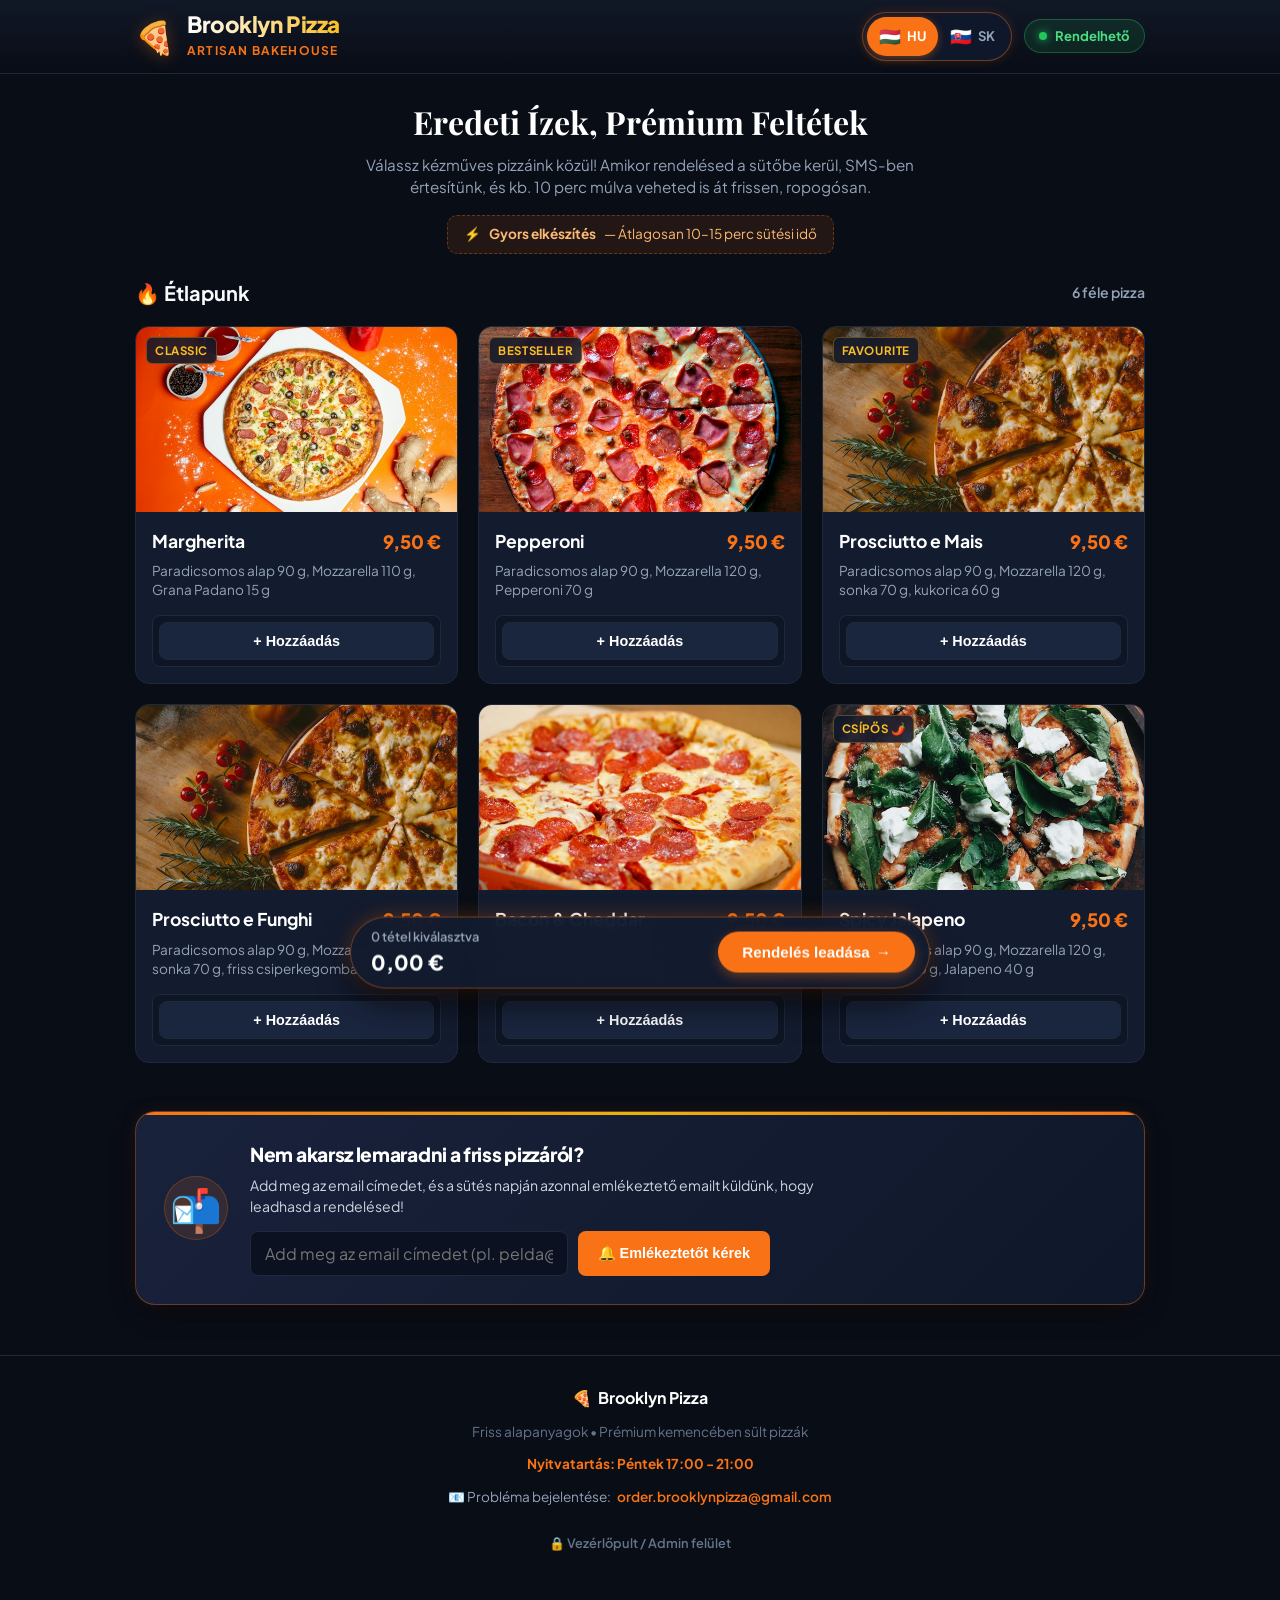
<file: index.html>
<!DOCTYPE html>
<html lang="hu">
<head>
  <meta charset="UTF-8">
  <meta name="viewport" content="width=device-width, initial-scale=1.0, maximum-scale=5.0, viewport-fit=cover">
  <title>Brooklyn Pizza — Kézműves Pizzák</title>
  <link rel="preconnect" href="https://fonts.googleapis.com">
  <link rel="preconnect" href="https://fonts.gstatic.com" crossorigin>
  <link href="https://fonts.googleapis.com/css2?family=Plus+Jakarta+Sans:wght@400;500;600;700;800&family=Playfair+Display:ital,wght@0,700;1,700&display=swap" rel="stylesheet">
  <link rel="stylesheet" href="css/style.css">
</head>
<body>

  <!-- Fejléc -->
  <header>
    <div class="header-inner">
      <a href="index.html" class="logo-container">
        <span class="logo-icon">🍕</span>
        <div class="logo-text">
          <h1>Brooklyn Pizza</h1>
          <span>Artisan Bakehouse</span>
        </div>
      </a>

      <div class="header-right">
        <!-- Nyelvváltó -->
        <div class="lang-switcher">
          <a href="index.html" class="lang-btn active" title="Magyar">
            <span class="flag">🇭🇺</span> HU
          </a>
          <a href="sk/index.html" class="lang-btn" title="Slovensky">
            <span class="flag">🇸🇰</span> SK
          </a>
        </div>

        <!-- Nyitva / Zárva Státusz -->
        <div class="status-badge open" id="storeStatusBadge">
          <span class="status-dot"></span>
          <span id="txtStatusBadge">Rendelhető</span>
        </div>
      </div>
    </div>
  </header>

  <!-- Zárva Figyelmeztető Sáv -->
  <div class="closed-store-banner" id="closedStoreBanner">
    <span id="txtClosedBanner">🔒 Jelenleg nem fogadunk új rendeléseket. Hamarosan újra nyitunk!</span>
  </div>

  <!-- Hero Szekció -->
  <section class="hero">
    <h2 id="txtHeroTitle">Eredeti Ízek, Prémium Feltétek</h2>
    <p id="txtHeroDesc">Válassz kézműves pizzáink közül! Amikor rendelésed a sütőbe kerül, SMS-ben értesítünk, és kb. 10 perc múlva veheted is át frissen, ropogósan.</p>
    <div class="info-banner" id="txtHeroBanner">
      ⚡ <strong>Gyors elkészítés</strong> — Átlagosan 10–15 perc sütési idő
    </div>
  </section>

  <!-- Étlap és Pizzakínálat -->
  <main class="container">
    <div class="menu-header">
      <h3 id="txtMenuHeading">🔥 Étlapunk</h3>
      <span class="menu-count" id="menuCountLabel">6 féle pizza</span>
    </div>

    <div class="pizza-grid" id="pizzaGrid">
      <!-- A pizzakártyák automatikusan betöltődnek -->
    </div>

    <!-- Sütési Nap Email Emlékeztető -->
    <section class="reminder-section">
      <div class="reminder-card">
        <div class="reminder-icon">📬</div>
        <div class="reminder-content">
          <h3 id="txtReminderTitle">Nem akarsz lemaradni a friss pizzáról?</h3>
          <p id="txtReminderDesc">Add meg az email címedet, és a sütés napján azonnal emlékeztető emailt küldünk, hogy leadhasd a rendelésed!</p>
          <form class="reminder-form" onsubmit="window.BrooklynApp.submitReminder(event)">
            <input type="email" id="reminderEmailInput" placeholder="Add meg az email címedet (pl. pelda@gmail.com)" required autocomplete="email">
            <button type="submit" class="reminder-submit-btn" id="btnReminderSubmit">
              <span id="txtReminderBtn">🔔 Emlékeztetőt kérek</span>
            </button>
          </form>
          <div class="reminder-success-msg" id="reminderSuccessMsg" style="display: none;">
            ✅ <span id="txtReminderSuccess">Köszönjük! A sütési napokon időben értesítünk emailben!</span>
          </div>
        </div>
      </div>
    </section>
  </main>

  <!-- Lebegő Alsó Kosár Sáv -->
  <aside class="sticky-cart-bar" id="stickyCartBar">
    <div class="cart-summary">
      <span class="cart-count" id="cartTotalCount">0 tétel kiválasztva</span>
      <span class="cart-total-price" id="cartTotalPrice">0,00 €</span>
    </div>
    <button class="cart-action-btn" onclick="window.BrooklynApp.openOrderModal()">
      <span id="txtCheckoutBtn">Rendelés leadása</span> →
    </button>
  </aside>

  <!-- Rendelés Leadása Modal -->
  <div class="modal-overlay" id="orderModal">
    <div class="modal-card">
      <div class="modal-header">
        <h3 id="txtModalTitle">🛍️ Rendelés összegzése</h3>
        <button class="modal-close" onclick="window.BrooklynApp.closeOrderModal()">&times;</button>
      </div>

      <!-- Rendelési Űrlap Nézet -->
      <div id="orderFormView">
        <div class="order-items-list" id="orderItemsList"></div>
        <div class="order-total-row">
          <span id="txtTotalPayable">Fizetendő összeg:</span>
          <span class="order-total-price" id="modalTotalPrice">0,00 €</span>
        </div>

        <form onsubmit="window.BrooklynApp.submitOrder(event)" style="margin-top: 16px;">
          <div class="form-group">
            <label for="customerName" id="lblCustomerName">Neved *</label>
            <input type="text" id="customerName" placeholder="Pl. Kovács Gergő" required autocomplete="name">
          </div>

          <div class="form-group">
            <label for="customerPhone" id="lblCustomerPhone">Telefonszámod (SMS értesítéshez) *</label>
            <input type="tel" id="customerPhone" placeholder="Pl. +421901234567 vagy +36301234567" required autocomplete="tel">
            <small id="txtPhoneHint">Erre a számra küldjük az SMS-t, amint elkezdjük sütni a pizzádat!</small>
          </div>

          <div class="form-group">
            <label for="orderNotes" id="lblOrderNotes">Megjegyzés a rendeléshez (opcionális)</label>
            <textarea id="orderNotes" rows="2" placeholder="Pl. csípősen, vágva..."></textarea>
          </div>

          <button type="submit" class="submit-order-btn" id="submitOrderBtn">
            <span id="txtSubmitBtnText">🍕 Rendelés elküldése</span>
          </button>
        </form>
      </div>

      <!-- Sikeres Rendelés Visszaigazoló Nézet -->
      <div class="success-view" id="orderSuccessView">
        <div class="success-icon">🎉</div>
        <h3 id="txtSuccessTitle">Rendelésed sikeresen rögzítettük!</h3>
        <p id="txtSuccessDesc">Köszönjük a rendelést! Figyeld a megadott telefonszámodat, SMS-ben jelezni fogunk, amint a sütőbe tesszük a pizzádat!</p>
        <div class="success-details" id="successDetails"></div>
        <button class="new-order-btn" id="txtNewOrderBtn" onclick="window.BrooklynApp.resetOrderForm()">Új rendelés leadása</button>
      </div>
    </div>
  </div>

  <!-- Lábléc -->
  <footer>
    <div class="footer-content">
      <div class="footer-brand">
        <span>🍕</span>
        <strong>Brooklyn Pizza</strong>
      </div>
      <p class="footer-info" id="txtFooterDesc">Friss alapanyagok • Prémium kemencében sült pizzák</p>
      <p class="footer-info" id="txtFooterHours" style="color: var(--primary); font-weight: 700;">Nyitvatartás: Péntek 17:00 - 21:00</p>
      <p class="footer-contact">
        <span>📧 Probléma bejelentése:</span>
        <a href="mailto:order.brooklynpizza@gmail.com">order.brooklynpizza@gmail.com</a>
      </p>
      <a href="admin.html" class="admin-link" id="txtAdminLink">🔒 Vezérlőpult / Admin felület</a>
    </div>
  </footer>

  <script src="js/app.js"></script>
</body>
</html>
</file>
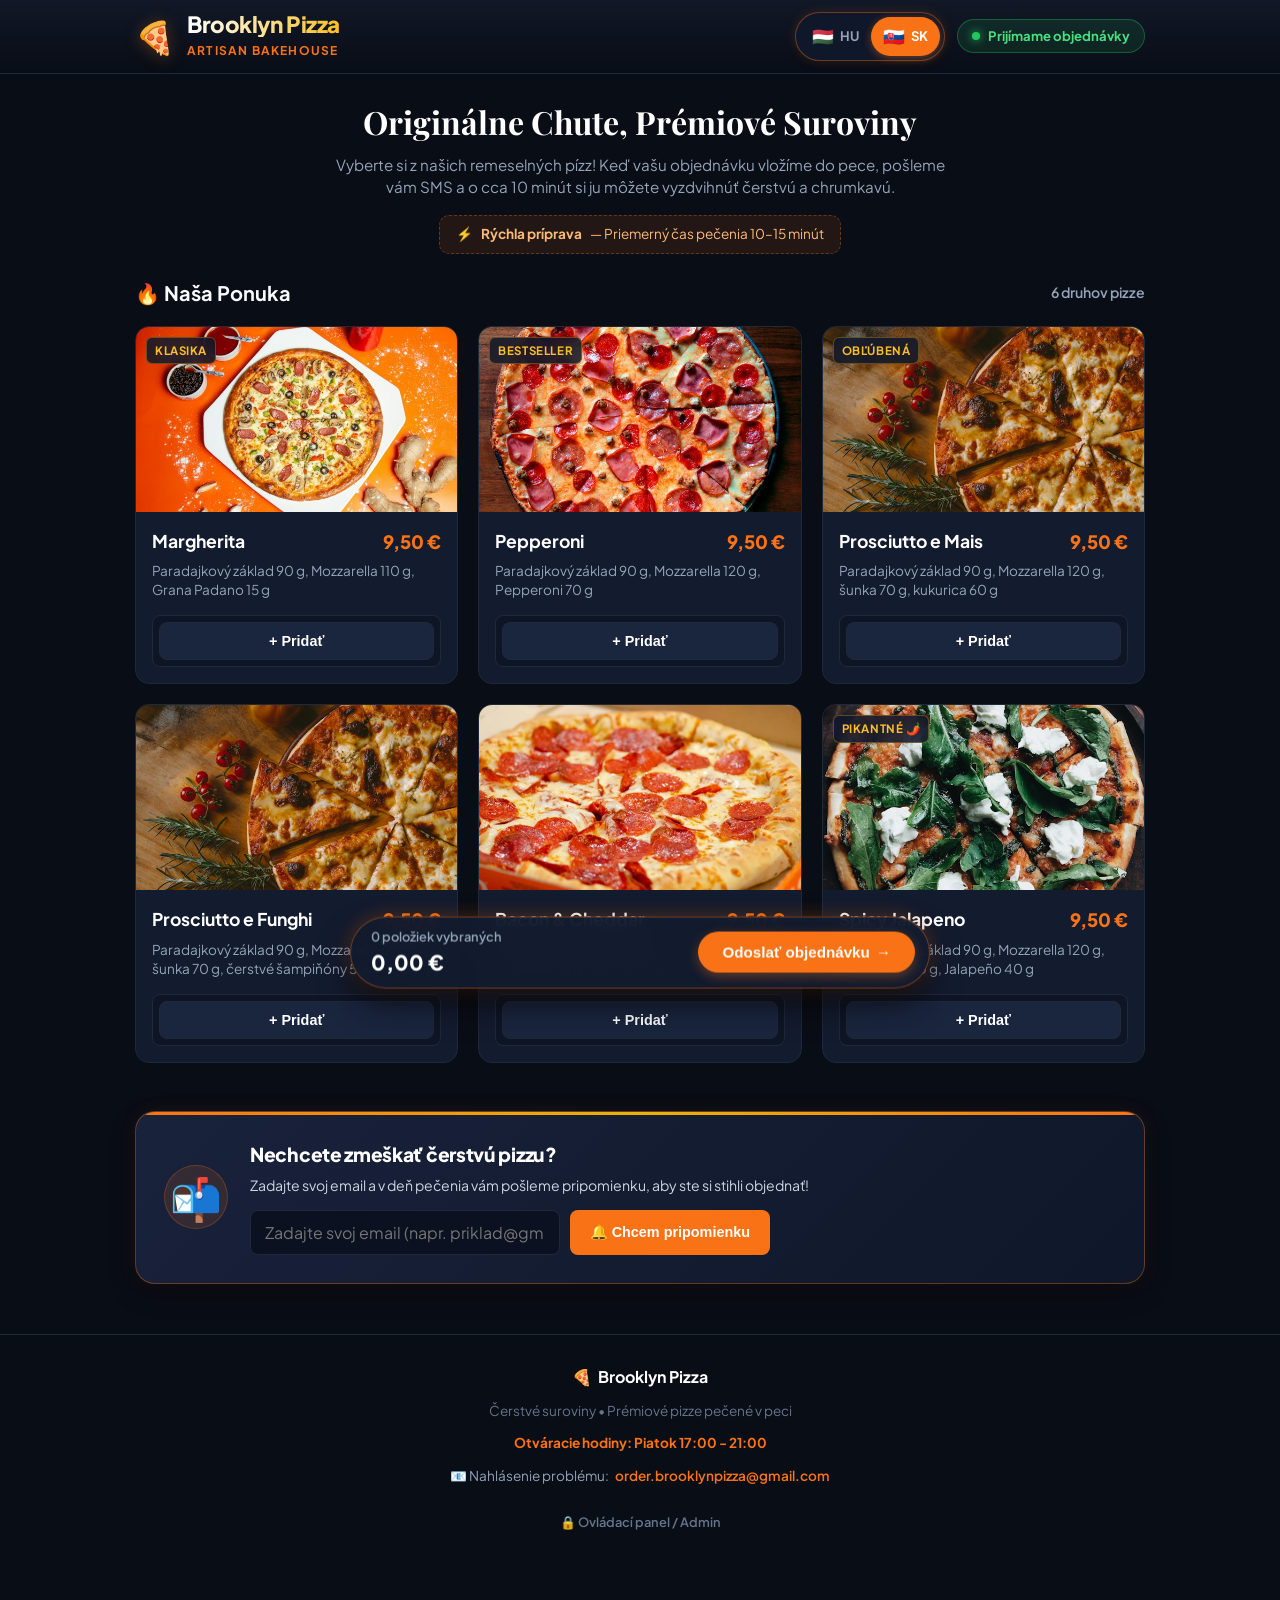
<file: sk/index.html>
<!DOCTYPE html>
<html lang="sk">
<head>
  <meta charset="UTF-8">
  <meta name="viewport" content="width=device-width, initial-scale=1.0, maximum-scale=5.0, viewport-fit=cover">
  <title>Brooklyn Pizza — Remeselné Pizze</title>
  <link rel="preconnect" href="https://fonts.googleapis.com">
  <link rel="preconnect" href="https://fonts.gstatic.com" crossorigin>
  <link href="https://fonts.googleapis.com/css2?family=Plus+Jakarta+Sans:wght@400;500;600;700;800&family=Playfair+Display:ital,wght@0,700;1,700&display=swap" rel="stylesheet">
  <link rel="stylesheet" href="../css/style.css">
</head>
<body>

  <!-- Fejléc / Hlavička -->
  <header>
    <div class="header-inner">
      <a href="index.html" class="logo-container">
        <span class="logo-icon">🍕</span>
        <div class="logo-text">
          <h1>Brooklyn Pizza</h1>
          <span>Artisan Bakehouse</span>
        </div>
      </a>

      <div class="header-right">
        <!-- Nyelvváltó / Prepínač jazyka -->
        <div class="lang-switcher">
          <a href="../index.html" class="lang-btn" title="Magyar">
            <span class="flag">🇭🇺</span> HU
          </a>
          <a href="index.html" class="lang-btn active" title="Slovensky">
            <span class="flag">🇸🇰</span> SK
          </a>
        </div>

        <!-- Otvorené / Zatvorené Status -->
        <div class="status-badge open" id="storeStatusBadge">
          <span class="status-dot"></span>
          <span id="txtStatusBadge">Prijímame objednávky</span>
        </div>
      </div>
    </div>
  </header>

  <!-- Zatvorené banner -->
  <div class="closed-store-banner" id="closedStoreBanner">
    <span id="txtClosedBanner">🔒 Momentálne neprijímame nové objednávky. Čoskoro opäť otvárame!</span>
  </div>

  <!-- Hero Sekcia -->
  <section class="hero">
    <h2 id="txtHeroTitle">Originálne Chute, Prémiové Suroviny</h2>
    <p id="txtHeroDesc">Vyberte si z našich remeselných pízz! Keď vašu objednávku vložíme do pece, pošleme vám SMS a o cca 10 minút si ju môžete vyzdvihnúť čerstvú a chrumkavú.</p>
    <div class="info-banner" id="txtHeroBanner">
      ⚡ <strong>Rýchla príprava</strong> — Priemerný čas pečenia 10–15 minút
    </div>
  </section>

  <!-- Ponuka pízz -->
  <main class="container">
    <div class="menu-header">
      <h3 id="txtMenuHeading">🔥 Naša Ponuka</h3>
      <span class="menu-count" id="menuCountLabel">6 druhov pizze</span>
    </div>

    <div class="pizza-grid" id="pizzaGrid">
      <!-- Pizze sa načítajú automaticky -->
    </div>

    <!-- Pripomienka emailom -->
    <section class="reminder-section">
      <div class="reminder-card">
        <div class="reminder-icon">📬</div>
        <div class="reminder-content">
          <h3 id="txtReminderTitle">Nechcete zmeškať čerstvú pizzu?</h3>
          <p id="txtReminderDesc">Zadajte svoj email a v deň pečenia vám pošleme pripomienku, aby ste si stihli objednať!</p>
          <form class="reminder-form" onsubmit="window.BrooklynApp.submitReminder(event)">
            <input type="email" id="reminderEmailInput" placeholder="Zadajte svoj email (napr. priklad@gmail.com)" required autocomplete="email">
            <button type="submit" class="reminder-submit-btn" id="btnReminderSubmit">
              <span id="txtReminderBtn">🔔 Chcem pripomienku</span>
            </button>
          </form>
          <div class="reminder-success-msg" id="reminderSuccessMsg" style="display: none;">
            ✅ <span id="txtReminderSuccess">Ďakujeme! V dňoch pečenia vás včas upozorníme emailom!</span>
          </div>
        </div>
      </div>
    </section>
  </main>

  <!-- Plávajúci nákupný košík -->
  <aside class="sticky-cart-bar" id="stickyCartBar">
    <div class="cart-summary">
      <span class="cart-count" id="cartTotalCount">0 položiek vybraných</span>
      <span class="cart-total-price" id="cartTotalPrice">0,00 €</span>
    </div>
    <button class="cart-action-btn" onclick="window.BrooklynApp.openOrderModal()">
      <span id="txtCheckoutBtn">Odoslať objednávku</span> →
    </button>
  </aside>

  <!-- Modálne okno objednávky -->
  <div class="modal-overlay" id="orderModal">
    <div class="modal-card">
      <div class="modal-header">
        <h3 id="txtModalTitle">🛍️ Zhrnutie objednávky</h3>
        <button class="modal-close" onclick="window.BrooklynApp.closeOrderModal()">&times;</button>
      </div>

      <!-- Formulár objednávky -->
      <div id="orderFormView">
        <div class="order-items-list" id="orderItemsList"></div>
        <div class="order-total-row">
          <span id="txtTotalPayable">Celková suma na úhradu:</span>
          <span class="order-total-price" id="modalTotalPrice">0,00 €</span>
        </div>

        <form onsubmit="window.BrooklynApp.submitOrder(event)" style="margin-top: 16px;">
          <div class="form-group">
            <label for="customerName" id="lblCustomerName">Vaše meno *</label>
            <input type="text" id="customerName" placeholder="Napr. Ján Novák" required autocomplete="name">
          </div>

          <div class="form-group">
            <label for="customerPhone" id="lblCustomerPhone">Telefónne číslo (pre SMS notifikáciu) *</label>
            <input type="tel" id="customerPhone" placeholder="Napr. +421901234567 alebo +36301234567" required autocomplete="tel">
            <small id="txtPhoneHint">Na toto číslo pošleme SMS, hneď ako začneme piecť vašu pizzu!</small>
          </div>

          <div class="form-group">
            <label for="orderNotes" id="lblOrderNotes">Poznámka k objednávke (voliteľné)</label>
            <textarea id="orderNotes" rows="2" placeholder="Napr. pikantné, bez cibule, krájať..."></textarea>
          </div>

          <button type="submit" class="submit-order-btn" id="submitOrderBtn">
            <span id="txtSubmitBtnText">🍕 Odoslať objednávku</span>
          </button>
        </form>
      </div>

      <!-- Potvrdenie objednávky -->
      <div class="success-view" id="orderSuccessView">
        <div class="success-icon">🎉</div>
        <h3 id="txtSuccessTitle">Vaša objednávka bola úspešne zaznamenaná!</h3>
        <p id="txtSuccessDesc">Ďakujeme za objednávku! Sledujte svoj telefón, pošleme vám SMS, hneď ako vložíme pizzu do pece!</p>
        <div class="success-details" id="successDetails"></div>
        <button class="new-order-btn" id="txtNewOrderBtn" onclick="window.BrooklynApp.resetOrderForm()">Vytvoriť novú objednávku</button>
      </div>
    </div>
  </div>

  <!-- Pätička / Footer -->
  <footer>
    <div class="footer-content">
      <div class="footer-brand">
        <span>🍕</span>
        <strong>Brooklyn Pizza</strong>
      </div>
      <p class="footer-info" id="txtFooterDesc">Čerstvé suroviny • Prémiové pizze pečené v peci</p>
      <p class="footer-info" id="txtFooterHours" style="color: var(--primary); font-weight: 700;">Otváracie hodiny: Piatok 17:00 - 21:00</p>
      <p class="footer-contact">
        <span>📧 Nahlásenie problému:</span>
        <a href="mailto:order.brooklynpizza@gmail.com">order.brooklynpizza@gmail.com</a>
      </p>
      <a href="../admin.html" class="admin-link" id="txtAdminLink">🔒 Ovládací panel / Admin</a>
    </div>
  </footer>

  <script src="../js/app.js"></script>
</body>
</html>
</file>
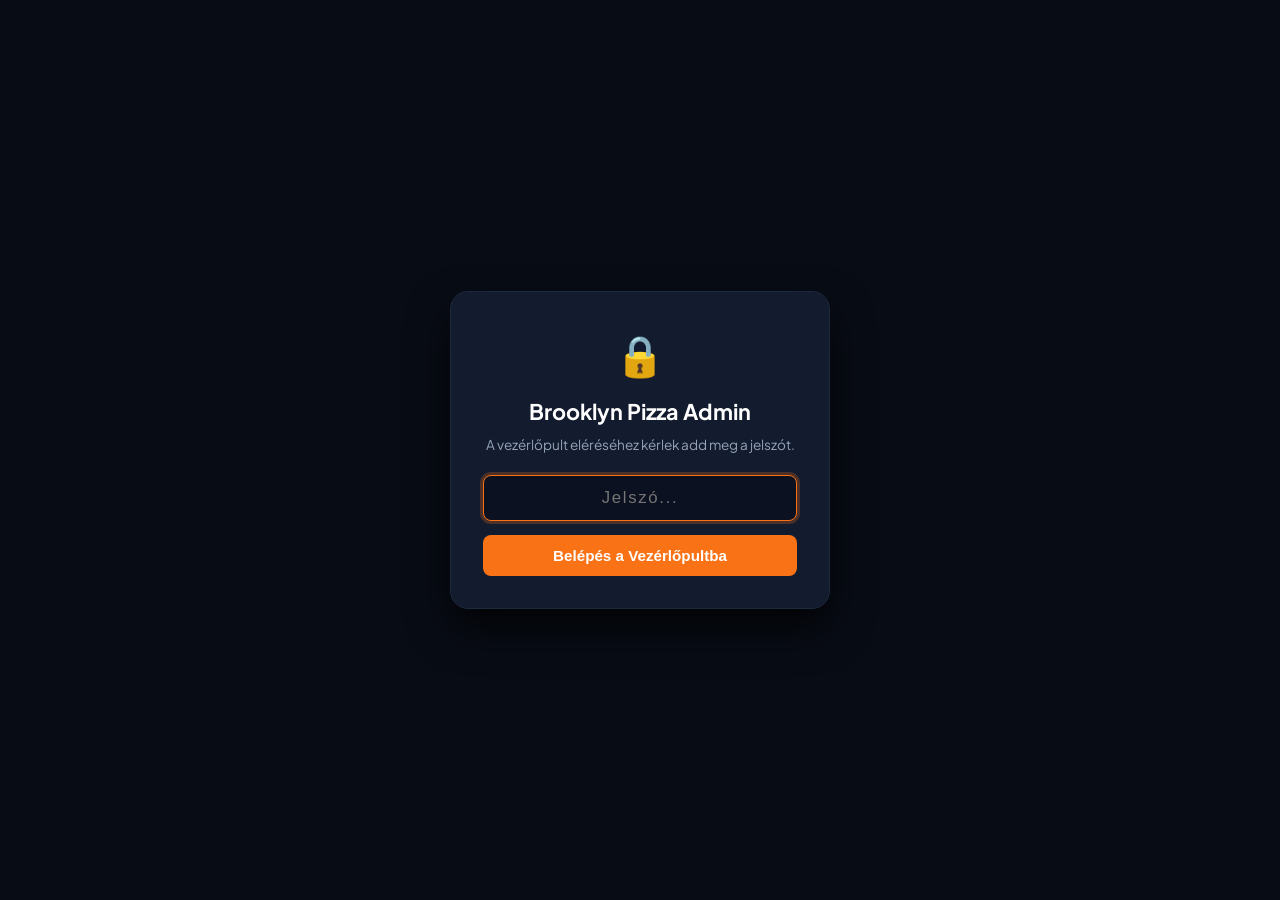
<file: admin.html>
<!DOCTYPE html>
<html lang="hu">
<head>
  <meta charset="UTF-8">
  <meta name="viewport" content="width=device-width, initial-scale=1.0">
  <title>Brooklyn Pizza — Admin & Étlap Menedzser</title>
  <link rel="preconnect" href="https://fonts.googleapis.com">
  <link rel="preconnect" href="https://fonts.gstatic.com" crossorigin>
  <link href="https://fonts.googleapis.com/css2?family=Plus+Jakarta+Sans:wght@400;500;600;700;800&display=swap" rel="stylesheet">
  <style>
    :root {
      --bg-dark: #090d16;
      --bg-card: #131b2e;
      --bg-card-hover: #1a253e;
      --bg-input: #0b1120;
      --primary: #f97316;
      --primary-hover: #ea580c;
      --primary-glow: rgba(249, 115, 22, 0.25);
      --accent: #fbbf24;
      --text-main: #f8fafc;
      --text-muted: #94a3b8;
      --text-dim: #64748b;
      --border: #1e293b;
      --success: #22c55e;
      --info: #3b82f6;
      --danger: #ef4444;
      --radius-sm: 8px;
      --radius-md: 12px;
      --radius-lg: 18px;
    }

    * { box-sizing: border-box; margin: 0; padding: 0; }
    body {
      font-family: 'Plus Jakarta Sans', -apple-system, BlinkMacSystemFont, "Segoe UI", Roboto, sans-serif;
      background-color: var(--bg-dark);
      color: var(--text-main);
      padding: 16px;
      margin: 0;
      min-height: 100vh;
      line-height: 1.5;
    }

    .container {
      max-width: 1050px;
      margin: 0 auto;
    }

    /* Auth Képernyő */
    .auth-overlay {
      position: fixed;
      inset: 0;
      background: rgba(9, 13, 22, 0.96);
      backdrop-filter: blur(12px);
      display: flex;
      align-items: center;
      justify-content: center;
      z-index: 9999;
      padding: 20px;
    }

    .auth-card {
      background: var(--bg-card);
      border: 1px solid var(--border);
      border-radius: var(--radius-lg);
      padding: 32px;
      width: 100%;
      max-width: 380px;
      text-align: center;
      box-shadow: 0 20px 40px rgba(0, 0, 0, 0.7);
    }

    .auth-icon {
      font-size: 2.5rem;
      margin-bottom: 12px;
    }

    .auth-card h2 {
      font-size: 1.35rem;
      margin-bottom: 6px;
      color: #fff;
    }

    .auth-card p {
      font-size: 0.85rem;
      color: var(--text-muted);
      margin-bottom: 20px;
    }

    .auth-card input {
      width: 100%;
      padding: 12px;
      background: var(--bg-input);
      border: 1px solid var(--border);
      border-radius: var(--radius-sm);
      color: #fff;
      font-size: 1.05rem;
      text-align: center;
      margin-bottom: 14px;
      letter-spacing: 0.1em;
    }

    .auth-card input:focus {
      outline: none;
      border-color: var(--primary);
      box-shadow: 0 0 0 3px var(--primary-glow);
    }

    .auth-btn {
      width: 100%;
      padding: 12px;
      background: var(--primary);
      color: #fff;
      border: none;
      border-radius: var(--radius-sm);
      font-weight: 700;
      font-size: 0.95rem;
      cursor: pointer;
      transition: background 0.2s;
    }

    .auth-btn:hover { background: var(--primary-hover); }

    .auth-hint {
      margin-top: 14px;
      font-size: 0.75rem;
      color: var(--text-dim);
    }

    .auth-error {
      color: var(--danger);
      font-size: 0.85rem;
      margin-top: 10px;
      display: none;
    }

    /* Fejléc */
    .header {
      display: flex;
      justify-content: space-between;
      align-items: center;
      flex-wrap: wrap;
      gap: 12px;
      margin-bottom: 16px;
      padding-bottom: 16px;
      border-bottom: 1px solid var(--border);
    }

    .header-left {
      display: flex;
      align-items: center;
      gap: 12px;
      flex-wrap: wrap;
    }

    .header-left h1 {
      font-size: 1.35rem;
      font-weight: 800;
      color: #fff;
      display: flex;
      align-items: center;
      gap: 8px;
    }

    /* Nyitva / Zárva Gyorskapcsoló a fejlécben */
    .store-toggle-btn {
      display: inline-flex;
      align-items: center;
      gap: 8px;
      padding: 8px 16px;
      border-radius: 999px;
      font-size: 0.85rem;
      font-weight: 800;
      cursor: pointer;
      border: 1.5px solid transparent;
      transition: all 0.25s ease;
      user-select: none;
    }

    .store-toggle-btn.open {
      background: rgba(34, 197, 94, 0.15);
      border-color: rgba(34, 197, 94, 0.5);
      color: #4ade80;
      box-shadow: 0 0 12px rgba(34, 197, 94, 0.2);
    }

    .store-toggle-btn.open:hover {
      background: rgba(34, 197, 94, 0.25);
    }

    .store-toggle-btn.closed {
      background: rgba(239, 68, 68, 0.15);
      border-color: rgba(239, 68, 68, 0.5);
      color: #f87171;
      box-shadow: 0 0 12px rgba(239, 68, 68, 0.2);
    }

    .store-toggle-btn.closed:hover {
      background: rgba(239, 68, 68, 0.25);
    }

    /* Élő szinkron & számláló jelző */
    .sync-indicator {
      display: inline-flex;
      align-items: center;
      gap: 6px;
      background: rgba(34, 197, 94, 0.1);
      border: 1px solid rgba(34, 197, 94, 0.3);
      color: #4ade80;
      padding: 4px 10px;
      border-radius: 999px;
      font-size: 0.78rem;
      font-weight: 600;
    }

    .sync-dot {
      width: 7px;
      height: 7px;
      background: #22c55e;
      border-radius: 50%;
      box-shadow: 0 0 8px #22c55e;
      animation: pulse 2s infinite;
    }

    @keyframes pulse {
      0%, 100% { opacity: 1; transform: scale(1); }
      50% { opacity: 0.4; transform: scale(0.85); }
    }

    .header-actions {
      display: flex;
      align-items: center;
      gap: 8px;
      flex-wrap: wrap;
    }

    .btn-top {
      padding: 8px 14px;
      background: var(--bg-card);
      border: 1px solid var(--border);
      color: var(--text-main);
      border-radius: var(--radius-sm);
      font-size: 0.85rem;
      font-weight: 600;
      cursor: pointer;
      display: flex;
      align-items: center;
      gap: 6px;
      text-decoration: none;
      transition: all 0.2s;
    }

    .btn-top:hover {
      background: var(--bg-card-hover);
      border-color: var(--primary);
    }

    .btn-top.active-sound {
      border-color: rgba(34, 197, 94, 0.5);
      color: #4ade80;
    }

    /* Új rendelés értesítő sáv */
    .new-order-toast {
      background: linear-gradient(90deg, #ea580c 0%, #f97316 100%);
      color: #fff;
      padding: 12px 20px;
      border-radius: var(--radius-md);
      margin-bottom: 16px;
      font-weight: 700;
      display: none;
      align-items: center;
      justify-content: space-between;
      box-shadow: 0 8px 24px rgba(249, 115, 22, 0.4);
      animation: slideDown 0.3s cubic-bezier(0.16, 1, 0.3, 1);
    }

    @keyframes slideDown {
      from { transform: translateY(-15px); opacity: 0; }
      to { transform: translateY(0); opacity: 1; }
    }

    /* Fülek */
    .tabs {
      display: flex;
      gap: 8px;
      margin-bottom: 20px;
      background: var(--bg-card);
      padding: 6px;
      border-radius: var(--radius-md);
      border: 1px solid var(--border);
      overflow-x: auto;
    }

    .tab-btn {
      flex: 1;
      min-width: 130px;
      padding: 10px 14px;
      background: transparent;
      border: none;
      color: var(--text-muted);
      font-weight: 700;
      border-radius: var(--radius-sm);
      cursor: pointer;
      font-size: 0.9rem;
      display: flex;
      align-items: center;
      justify-content: center;
      gap: 6px;
      transition: all 0.2s;
    }

    .tab-btn.active {
      background: var(--primary);
      color: #fff;
      box-shadow: 0 2px 8px rgba(249, 115, 22, 0.3);
    }

    .tab-badge {
      background: rgba(0, 0, 0, 0.3);
      padding: 2px 6px;
      border-radius: 999px;
      font-size: 0.75rem;
    }

    /* Nézetek */
    .tab-content { display: none; }
    .tab-content.active { display: block; }

    /* Élő rendelések kártyák */
    .order-card {
      background: var(--bg-card);
      border-radius: var(--radius-md);
      padding: 18px;
      margin-bottom: 14px;
      border: 1px solid var(--border);
      border-left: 6px solid #475569;
      box-shadow: 0 4px 12px rgba(0, 0, 0, 0.25);
      transition: transform 0.15s ease;
    }

    .order-card.new {
      border-left-color: var(--primary);
      background: linear-gradient(90deg, rgba(249, 115, 22, 0.08) 0%, var(--bg-card) 100%);
      box-shadow: 0 0 16px rgba(249, 115, 22, 0.15);
    }

    .order-card.baking {
      border-left-color: var(--info);
      background: linear-gradient(90deg, rgba(59, 130, 246, 0.08) 0%, var(--bg-card) 100%);
    }

    .order-card.done {
      border-left-color: var(--success);
      opacity: 0.75;
    }

    .card-top {
      display: flex;
      justify-content: space-between;
      align-items: center;
      font-size: 0.85rem;
      color: var(--text-muted);
      margin-bottom: 10px;
    }

    .order-time {
      display: flex;
      align-items: center;
      gap: 8px;
    }

    .order-lang-tag {
      background: #0f172a;
      border: 1px solid var(--border);
      padding: 2px 6px;
      border-radius: 4px;
      font-size: 0.75rem;
      font-weight: 700;
    }

    .order-status-badge {
      padding: 4px 10px;
      border-radius: 999px;
      font-weight: 700;
      font-size: 0.75rem;
      text-transform: uppercase;
    }

    .status-new { background: rgba(249, 115, 22, 0.2); color: #fb923c; border: 1px solid rgba(249, 115, 22, 0.4); }
    .status-baking { background: rgba(59, 130, 246, 0.2); color: #60a5fa; border: 1px solid rgba(59, 130, 246, 0.4); }
    .status-done { background: rgba(34, 197, 94, 0.2); color: #4ade80; border: 1px solid rgba(34, 197, 94, 0.4); }

    .order-header-info {
      display: flex;
      justify-content: space-between;
      align-items: flex-start;
      margin-bottom: 8px;
    }

    .customer-info {
      font-size: 1.15rem;
      font-weight: 700;
      color: #fff;
    }

    .customer-phone {
      font-size: 0.9rem;
      color: #38bdf8;
      font-weight: 600;
      text-decoration: none;
    }

    .order-total-badge {
      font-size: 1.2rem;
      font-weight: 800;
      color: var(--primary);
    }

    .order-items-box {
      background: var(--bg-input);
      border-radius: var(--radius-sm);
      padding: 10px 14px;
      margin: 10px 0;
      border: 1px solid rgba(255, 255, 255, 0.05);
    }

    .order-item-line {
      font-size: 0.95rem;
      color: #f1f5f9;
      font-weight: 600;
    }

    .order-notes-box {
      margin-top: 6px;
      font-size: 0.85rem;
      color: #fde047;
      background: rgba(234, 179, 8, 0.1);
      padding: 6px 10px;
      border-radius: 6px;
      border-left: 3px solid #eab308;
    }

    .card-actions {
      display: flex;
      gap: 8px;
      margin-top: 14px;
      flex-wrap: wrap;
    }

    .action-btn {
      flex: 1;
      min-width: 120px;
      padding: 10px 14px;
      border-radius: var(--radius-sm);
      border: none;
      font-weight: 700;
      cursor: pointer;
      text-align: center;
      text-decoration: none;
      font-size: 0.88rem;
      display: flex;
      align-items: center;
      justify-content: center;
      gap: 6px;
      transition: all 0.15s;
    }

    .btn-sms { background: #22c55e; color: #022c22; }
    .btn-sms:hover { background: #16a34a; }
    .btn-baking { background: var(--info); color: #fff; }
    .btn-baking:hover { background: #2563eb; }
    .btn-done { background: #334155; color: #f8fafc; }
    .btn-done:hover { background: #475569; }
    .btn-delete { background: rgba(239, 68, 68, 0.2); color: #f87171; border: 1px solid rgba(239, 68, 68, 0.3); flex: 0; min-width: 44px; }
    .btn-delete:hover { background: rgba(239, 68, 68, 0.4); }

    /* Étlap Menedzser */
    .menu-manager-header {
      display: flex;
      justify-content: space-between;
      align-items: center;
      margin-bottom: 16px;
      flex-wrap: wrap;
      gap: 10px;
    }

    .btn-add-pizza {
      padding: 10px 18px;
      background: var(--primary);
      color: #fff;
      border: none;
      border-radius: var(--radius-sm);
      font-weight: 700;
      font-size: 0.9rem;
      cursor: pointer;
      display: flex;
      align-items: center;
      gap: 6px;
    }

    .btn-add-pizza:hover { background: var(--primary-hover); }

    .menu-cards-grid {
      display: grid;
      grid-template-columns: repeat(auto-fill, minmax(310px, 1fr));
      gap: 16px;
    }

    .admin-pizza-card {
      background: var(--bg-card);
      border: 1px solid var(--border);
      border-radius: var(--radius-md);
      overflow: hidden;
      display: flex;
      flex-direction: column;
    }

    .admin-pizza-img-wrap {
      height: 140px;
      width: 100%;
      position: relative;
      background: #0f172a;
    }

    .admin-pizza-img {
      width: 100%;
      height: 100%;
      object-fit: cover;
    }

    .admin-pizza-body {
      padding: 14px;
      display: flex;
      flex-direction: column;
      flex-grow: 1;
      justify-content: space-between;
    }

    .admin-pizza-title {
      display: flex;
      justify-content: space-between;
      align-items: baseline;
      margin-bottom: 4px;
    }

    .admin-pizza-name {
      font-weight: 700;
      font-size: 1.05rem;
      color: #fff;
    }

    .admin-pizza-price {
      font-weight: 800;
      color: var(--primary);
      font-size: 1.1rem;
    }

    .admin-pizza-desc {
      font-size: 0.82rem;
      color: var(--text-muted);
      margin-bottom: 12px;
      line-height: 1.4;
    }

    .admin-pizza-footer {
      display: flex;
      justify-content: space-between;
      align-items: center;
      padding-top: 10px;
      border-top: 1px solid var(--border);
    }

    .admin-card-btns {
      display: flex;
      gap: 6px;
    }

    .btn-card-action {
      padding: 6px 12px;
      border-radius: 6px;
      border: 1px solid var(--border);
      background: var(--bg-card-hover);
      color: #cbd5e1;
      font-size: 0.8rem;
      font-weight: 600;
      cursor: pointer;
    }

    .btn-card-action:hover {
      background: #263554;
      color: #fff;
    }

    .btn-card-delete {
      color: #f87171;
    }

    .btn-card-delete:hover {
      background: rgba(239, 68, 68, 0.2);
      border-color: rgba(239, 68, 68, 0.4);
    }

    /* Statisztika */
    .stat-kpi-grid {
      display: grid;
      grid-template-columns: repeat(auto-fit, minmax(200px, 1fr));
      gap: 12px;
      margin-bottom: 16px;
    }

    .kpi-card {
      background: var(--bg-card);
      border: 1px solid var(--border);
      border-radius: var(--radius-md);
      padding: 16px;
    }

    .kpi-title {
      font-size: 0.8rem;
      color: var(--text-muted);
      text-transform: uppercase;
      font-weight: 700;
      margin-bottom: 6px;
    }

    .kpi-val {
      font-size: 1.5rem;
      font-weight: 800;
      color: #fff;
    }

    .kpi-val.highlight {
      color: var(--primary);
    }

    .stat-section {
      background: var(--bg-card);
      border-radius: var(--radius-md);
      padding: 18px;
      margin-bottom: 16px;
      border: 1px solid var(--border);
    }

    .stat-title {
      font-size: 1.05rem;
      font-weight: 700;
      color: #fff;
      margin-bottom: 12px;
      display: flex;
      align-items: center;
      gap: 6px;
    }

    .stat-table {
      width: 100%;
      border-collapse: collapse;
      font-size: 0.9rem;
    }

    .stat-table th, .stat-table td {
      padding: 10px 8px;
      text-align: left;
      border-bottom: 1px solid var(--border);
    }

    .stat-table th.num, .stat-table td.num {
      text-align: right;
    }

    .stat-table tr:last-child td {
      border-bottom: none;
      font-weight: 700;
      color: var(--primary);
    }

    .day-block {
      background: var(--bg-input);
      padding: 14px;
      border-radius: var(--radius-sm);
      margin-bottom: 10px;
      border: 1px solid rgba(255, 255, 255, 0.05);
    }

    .day-header {
      display: flex;
      justify-content: space-between;
      font-weight: 700;
      color: #38bdf8;
      margin-bottom: 6px;
    }

    /* Beállítások */
    .settings-card {
      background: var(--bg-card);
      border: 1px solid var(--border);
      border-radius: var(--radius-md);
      padding: 20px;
      margin-bottom: 16px;
    }

    .settings-card h3 {
      font-size: 1.1rem;
      color: #fff;
      margin-bottom: 8px;
    }

    .settings-card p {
      font-size: 0.85rem;
      color: var(--text-muted);
      margin-bottom: 14px;
    }

    .settings-form-group {
      margin-bottom: 12px;
    }

    .settings-form-group label {
      display: block;
      font-size: 0.85rem;
      font-weight: 600;
      margin-bottom: 4px;
      color: #cbd5e1;
    }

    .settings-form-group input {
      width: 100%;
      padding: 10px 12px;
      background: var(--bg-input);
      border: 1px solid var(--border);
      border-radius: var(--radius-sm);
      color: #fff;
      font-size: 0.9rem;
    }

    .btn-save-settings {
      padding: 10px 18px;
      background: var(--primary);
      color: #fff;
      border: none;
      border-radius: var(--radius-sm);
      font-weight: 700;
      cursor: pointer;
      font-size: 0.9rem;
    }

    .btn-save-settings:hover { background: var(--primary-hover); }

    /* Képválasztó Rács az Étlap Modalban */
    .gallery-picker-title {
      font-size: 0.85rem;
      font-weight: 700;
      color: #cbd5e1;
      margin-bottom: 6px;
      display: flex;
      justify-content: space-between;
      align-items: center;
    }

    .gallery-grid {
      display: grid;
      grid-template-columns: repeat(auto-fill, minmax(80px, 1fr));
      gap: 8px;
      margin-bottom: 10px;
      max-height: 170px;
      overflow-y: auto;
      background: var(--bg-input);
      padding: 8px;
      border-radius: var(--radius-sm);
      border: 1px solid var(--border);
    }

    .gallery-item {
      position: relative;
      height: 70px;
      border-radius: 6px;
      overflow: hidden;
      cursor: pointer;
      border: 2px solid transparent;
      transition: all 0.2s ease;
      background: #0b0f19;
    }

    .gallery-item:hover {
      transform: scale(1.05);
      border-color: rgba(249, 115, 22, 0.5);
    }

    .gallery-item.selected {
      border-color: var(--primary);
      box-shadow: 0 0 10px var(--primary-glow);
    }

    .gallery-item img {
      width: 100%;
      height: 100%;
      object-fit: cover;
    }

    .gallery-item-name {
      position: absolute;
      bottom: 0;
      left: 0;
      right: 0;
      background: rgba(0,0,0,0.8);
      font-size: 0.65rem;
      padding: 2px 4px;
      color: #cbd5e1;
      white-space: nowrap;
      overflow: hidden;
      text-overflow: ellipsis;
      text-align: center;
    }

    .selected-preview-box {
      display: flex;
      align-items: center;
      gap: 12px;
      background: var(--bg-input);
      padding: 10px;
      border-radius: var(--radius-sm);
      border: 1px solid var(--border);
      margin-bottom: 12px;
    }

    .preview-thumb {
      width: 50px;
      height: 50px;
      border-radius: 6px;
      object-fit: cover;
      background: #0f172a;
    }

    /* Modal Pizza szerkesztéshez */
    .modal-overlay {
      position: fixed;
      inset: 0;
      background: rgba(0, 0, 0, 0.75);
      backdrop-filter: blur(8px);
      display: none;
      align-items: center;
      justify-content: center;
      z-index: 1000;
      padding: 20px;
    }

    .modal-overlay.active { display: flex; }

    .modal-card {
      background: var(--bg-card);
      border: 1px solid var(--border);
      border-radius: var(--radius-lg);
      width: 100%;
      max-width: 540px;
      max-height: 92vh;
      overflow-y: auto;
      padding: 24px;
    }

    .modal-header {
      display: flex;
      justify-content: space-between;
      align-items: center;
      margin-bottom: 16px;
    }

    .modal-header h3 {
      font-size: 1.25rem;
      color: #fff;
    }

    .modal-close {
      background: transparent;
      border: none;
      color: var(--text-muted);
      font-size: 1.4rem;
      cursor: pointer;
    }

    .form-row {
      display: grid;
      grid-template-columns: 1fr 1fr;
      gap: 12px;
    }

    .form-group {
      margin-bottom: 14px;
    }

    .form-group label {
      display: block;
      margin-bottom: 4px;
      font-size: 0.85rem;
      font-weight: 600;
      color: #cbd5e1;
    }

    .form-group input, .form-group textarea {
      width: 100%;
      padding: 10px 12px;
      background: var(--bg-input);
      border: 1px solid var(--border);
      border-radius: var(--radius-sm);
      color: #fff;
      font-size: 0.9rem;
      font-family: inherit;
    }

    .form-group input:focus, .form-group textarea:focus {
      outline: none;
      border-color: var(--primary);
    }

    .modal-actions {
      display: flex;
      gap: 8px;
      margin-top: 20px;
    }

    .modal-actions button {
      flex: 1;
      padding: 12px;
      border-radius: var(--radius-sm);
      font-weight: 700;
      font-size: 0.9rem;
      cursor: pointer;
    }

    .btn-modal-save { background: var(--primary); color: #fff; border: none; }
    .btn-modal-cancel { background: var(--bg-card-hover); color: var(--text-main); border: 1px solid var(--border); }

    .empty-state {
      text-align: center;
      padding: 40px 20px;
      color: var(--text-muted);
      font-size: 0.95rem;
    }

    /* Lapozó sáv */
    .pagination-bar {
      display: flex;
      justify-content: space-between;
      align-items: center;
      margin-top: 20px;
      padding: 14px 18px;
      background: var(--bg-card);
      border: 1px solid var(--border);
      border-radius: var(--radius-md);
      flex-wrap: wrap;
      gap: 12px;
    }

    .pagination-info {
      font-size: 0.88rem;
      color: var(--text-muted);
      font-weight: 500;
    }

    .pagination-info strong {
      color: #fff;
    }

    .pagination-controls {
      display: flex;
      align-items: center;
      gap: 6px;
      flex-wrap: wrap;
    }

    .page-btn {
      min-width: 36px;
      height: 36px;
      padding: 0 10px;
      display: inline-flex;
      align-items: center;
      justify-content: center;
      background: var(--bg-input);
      border: 1px solid var(--border);
      color: var(--text);
      border-radius: var(--radius-sm);
      font-weight: 600;
      font-size: 0.85rem;
      cursor: pointer;
      transition: var(--transition);
    }

    .page-btn:hover:not(:disabled) {
      background: var(--bg-card-hover);
      border-color: var(--primary);
      color: #fff;
    }

    .page-btn.active {
      background: var(--primary);
      border-color: var(--primary);
      color: #fff;
      font-weight: 800;
    }

    .page-btn:disabled {
      opacity: 0.35;
      cursor: not-allowed;
      border-color: rgba(255, 255, 255, 0.05);
    }
  </style>
</head>
<body>

  <!-- Jelszavas Védelem Overlay -->
  <div class="auth-overlay" id="authOverlay">
    <div class="auth-card">
      <div class="auth-icon">🔒</div>
      <h2>Brooklyn Pizza Admin</h2>
      <p>A vezérlőpult eléréséhez kérlek add meg a jelszót.</p>

      <form onsubmit="handleAuth(event)">
        <input type="password" id="adminPasswordInput" placeholder="Jelszó..." required autofocus>
        <button type="submit" class="auth-btn">Belépés a Vezérlőpultba</button>
      </form>

      <div class="auth-error" id="authError">Hibás jelszó! Próbáld újra.</div>
    </div>
  </div>

  <!-- Admin Fő Felület -->
  <div class="container" id="adminContent" style="display: none;">

    <!-- Fejléc -->
    <header class="header">
      <div class="header-left">
        <h1>🍕 Brooklyn Pizza</h1>

        <!-- Nyitva / Zárva Gyorsváltó Gomb -->
        <button class="store-toggle-btn open" id="btnStoreToggle" onclick="toggleStoreStatus()" title="Kattints a nyitvatartási állapot megváltoztatásához">
          <span id="storeToggleIcon">🟢</span>
          <span id="storeToggleText">NYITVA (Rendelhető)</span>
        </button>

        <!-- Élő 60 mp-es szinkron jelző -->
        <div class="sync-indicator" id="syncStatusBadge" title="Automata frissítés 60 másodpercenként">
          <div class="sync-dot"></div>
          <span id="syncCountdownText">Frissítés: 60 mp</span>
        </div>
      </div>

      <div class="header-actions">
        <button class="btn-top active-sound" id="btnSoundToggle" onclick="toggleSoundNotification()" title="Hangjelzés új rendelés érkezésekor">
          🔔 Hang: BE
        </button>
        <a href="index.html" class="btn-top" target="_blank" title="Rendelő oldal megnyitása">
          🌐 Ügyféloldal
        </a>
        <button class="btn-top" onclick="manualRefresh()" title="Azonnali frissítés">
          🔄 Frissítés
        </button>
        <button class="btn-top" onclick="logout()" title="Kijelentkezés">
          🔒 Kilépés
        </button>
      </div>
    </header>

    <!-- Új rendelés érkezésekor felvillanó sáv -->
    <div class="new-order-toast" id="newOrderToast">
      <span>🎉 <strong>ÚJ RENDELÉS ÉRKEZETT!</strong> (<span id="toastCustomerName">-</span>)</span>
      <button onclick="dismissToast()" style="background:transparent; border:none; color:#fff; font-size:1.2rem; cursor:pointer;">&times;</button>
    </div>

    <!-- Fülek -->
    <div class="tabs">
      <button class="tab-btn active" id="tabBtnOrders" onclick="switchTab('orders')">
        📋 Élő Rendelések <span class="tab-badge" id="activeOrdersBadge">0</span>
      </button>
      <button class="tab-btn" id="tabBtnMenu" onclick="switchTab('menu')">
        🍕 Étlap Kezelő (<span id="menuCountBadge">0</span>)
      </button>
      <button class="tab-btn" id="tabBtnStats" onclick="switchTab('stats')">
        📊 Statisztika & Bevétel (€)
      </button>
      <button class="tab-btn" id="tabBtnSettings" onclick="switchTab('settings')">
        ⚙️ Beállítások & Képek
      </button>
    </div>

    <!-- 1. ÉLŐ RENDELÉSEK FÜL -->
    <div class="tab-content active" id="viewOrders">
      <div id="ordersContainer">
        <!-- JS generálja a kártyákat -->
      </div>
      <!-- Lapozó sáv (max 10 rendelés / oldal) -->
      <div id="ordersPagination" class="pagination-bar" style="display:none;">
        <!-- JS generálja a lapozó gombokat -->
      </div>
    </div>

    <!-- 2. ÉTLAP KEZELŐ FÜL -->
    <div class="tab-content" id="viewMenu">
      <div class="menu-manager-header">
        <div>
          <h2 style="font-size: 1.2rem; color: #fff;">Pizzák és Árak Szerkesztése (€)</h2>
          <p style="font-size: 0.85rem; color: var(--text-muted);">Válassz képet közvetlenül az <code>images/</code> mappából és szerkeszd az adatokat.</p>
        </div>
        <div style="display: flex; gap: 8px;">
          <button class="btn-top" onclick="resetDefaultMenu()">🔄 Alaphelyzet</button>
          <button class="btn-add-pizza" onclick="openAddPizzaModal()">➕ Új Pizza Hozzáadása</button>
        </div>
      </div>

      <div class="menu-cards-grid" id="adminMenuGrid">
        <!-- JS generálja az étlap kártyákat -->
      </div>
    </div>

    <!-- 3. STATISZTIKA FÜL -->
    <div class="tab-content" id="viewStats">
      <div class="stat-kpi-grid">
        <div class="kpi-card">
          <div class="kpi-title">Összes Rendelés</div>
          <div class="kpi-val" id="kpiTotalOrders">0 db</div>
        </div>
        <div class="kpi-card">
          <div class="kpi-title">Eladott Pizzák</div>
          <div class="kpi-val highlight" id="kpiTotalPizzas">0 db</div>
        </div>
        <div class="kpi-card">
          <div class="kpi-title">Becsült Árbevétel</div>
          <div class="kpi-val highlight" id="kpiTotalRevenue">0,00 €</div>
        </div>
        <div class="kpi-card">
          <div class="kpi-title">Átlagos Kosárérték</div>
          <div class="kpi-val" id="kpiAvgOrder">0,00 €</div>
        </div>
      </div>

      <div class="stat-section">
        <div class="stat-title">🍕 Pizza Fogyási Rangsor</div>
        <table class="stat-table">
          <thead>
            <tr>
              <th>Pizza Típus</th>
              <th class="num">Mennyiség</th>
              <th class="num">Megoszlás</th>
            </tr>
          </thead>
          <tbody id="pizzaStatsBody">
            <!-- JS generálja -->
          </tbody>
        </table>
      </div>

      <div class="stat-section">
        <div class="stat-title">📅 Napi Összesítés</div>
        <div id="dailyStatsContainer">
          <!-- JS generálja -->
        </div>
      </div>
    </div>

    <!-- 4. BEÁLLÍTÁSOK FÜL -->
    <div class="tab-content" id="viewSettings">
      <div class="settings-card">
        <h3>🚪 Nyitvatartási Állapot (Nyitva / Zárva)</h3>
        <p>Állítsd be, hogy fogadsz-e jelenleg rendeléseket a vásárlói oldalon.</p>
        <div style="display:flex; gap:10px; align-items:center;">
          <button class="store-toggle-btn open" id="settingsStoreToggleBtn" onclick="toggleStoreStatus()" style="font-size:1rem; padding:10px 20px;">
            <span id="settingsStoreToggleIcon">🟢</span>
            <span id="settingsStoreToggleText">NYITVA (Rendelhető)</span>
          </button>
          <span style="font-size:0.85rem; color:var(--text-muted);" id="settingsStoreStatusDesc">A vásárlók leadhatják rendeléseiket.</span>
        </div>
      </div>

      <!-- 🕒 Nyitvatartási Idő Beállítása (Opening Hours) -->
      <div class="settings-card" style="border-color: rgba(59, 130, 246, 0.4); background: linear-gradient(135deg, var(--bg-card), rgba(59, 130, 246, 0.05));">
        <h3>🕒 Nyitvatartási Idő Beállítása (Opening Hours)</h3>
        <p>Állítsd be az étterem nyitvatartási napjait és óráit. Ez a szöveg jelenik meg a vásárlói főoldal láblécében mind magyar, mind szlovák nyelven.</p>

        <div style="display: flex; gap: 12px; flex-wrap: wrap; margin-bottom: 12px;">
          <div class="settings-form-group" style="flex: 1; min-width: 240px; margin-bottom: 0;">
            <label>🇭🇺 Nyitvatartás (Magyar):</label>
            <input type="text" id="settingHoursHu" placeholder="Pl. Péntek 17:00 - 21:00" oninput="updateHoursPreview()">
          </div>
          <div class="settings-form-group" style="flex: 1; min-width: 240px; margin-bottom: 0;">
            <label>🇸🇰 Otváracie hodiny (Slovensky):</label>
            <input type="text" id="settingHoursSk" placeholder="Napr. Piatok 17:00 - 21:00" oninput="updateHoursPreview()">
          </div>
        </div>

        <div style="margin-bottom: 14px;">
          <label style="font-size: 0.78rem; color: var(--text-dim); display: block; margin-bottom: 6px;">Gyors sablonok / Gyakori időpontok:</label>
          <div style="display: flex; gap: 6px; flex-wrap: wrap;">
            <button type="button" class="btn-card-action" onclick="setHoursPreset('Péntek 17:00 - 21:00', 'Piatok 17:00 - 21:00')">Péntek 17-21</button>
            <button type="button" class="btn-card-action" onclick="setHoursPreset('Péntek - Szombat 17:00 - 21:00', 'Piatok - Sobota 17:00 - 21:00')">Péntek-Szombat 17-21</button>
            <button type="button" class="btn-card-action" onclick="setHoursPreset('Péntek - Vasárnap 16:00 - 21:00', 'Piatok - Nedeľa 16:00 - 21:00')">Péntek-Vasárnap 16-21</button>
          </div>
        </div>

        <div style="background: var(--bg-input); border: 1px solid var(--border); padding: 10px 14px; border-radius: 8px; margin-bottom: 14px; font-size: 0.85rem; color: #cbd5e1;">
          👁️ <strong>Előnézet a főoldalon:</strong><br>
          🇭🇺 <span id="previewHoursHu" style="color: #4ade80;">Nyitvatartás: Péntek 17:00 - 21:00</span><br>
          🇸🇰 <span id="previewHoursSk" style="color: #38bdf8;">Otváracie hodiny: Piatok 17:00 - 21:00</span>
        </div>

        <button class="btn-save-settings" style="background: linear-gradient(135deg, #3b82f6, #2563eb);" onclick="saveOpeningHours()">💾 Nyitvatartás Mentése</button>
      </div>

      <div class="settings-card" style="border-color: rgba(249, 115, 22, 0.4); background: linear-gradient(135deg, var(--bg-card), rgba(249, 115, 22, 0.05));">
        <div style="display:flex; justify-content:space-between; align-items:flex-start; flex-wrap:wrap; gap:10px;">
          <div>
            <h3>📬 Sütési Nap Emlékeztető Email Kiküldése</h3>
            <p>Küldj egy kattintással emlékeztető emailt az összes feliratkozott vásárlódnak, hogy <strong>"Ma pizzát sütünk a Brooklyn Pizzában, ne felejts el rendelni!"</strong></p>
          </div>
          <div style="background: rgba(249, 115, 22, 0.15); border: 1px solid rgba(249, 115, 22, 0.3); padding: 6px 14px; border-radius: 999px; font-weight: 700; color: var(--primary); font-size: 0.85rem;">
            👥 Feliratkozók: <span id="subscribersCountBadge">0</span> fő
          </div>
        </div>

        <div class="settings-form-group" style="margin-top: 14px;">
          <label>Opcionális egyedi üzenet a mai emailbe (pl. "Ma új szarvasgombás pizzával is készülünk!"):</label>
          <input type="text" id="bakingReminderCustomMsg" placeholder="Hagyd üresen az alapértelmezett finom üzenethez...">
        </div>

        <div style="display: flex; gap: 10px; align-items: center; margin-top: 14px; flex-wrap: wrap;">
          <button class="btn-save-settings" style="background: linear-gradient(135deg, #f97316, #ea580c); font-size: 0.95rem; padding: 12px 22px;" id="btnSendBakingReminder" onclick="sendBakingDayReminderToSubscribers()">
            📢 🍕 Sütési Emlékeztető Kiküldése Most
          </button>
          <span id="bakingReminderStatusText" style="font-size: 0.85rem; color: var(--text-muted);"></span>
        </div>
      </div>

      <div class="settings-card">
        <h3>🖼️ Images Mappa & Képek Kezelése</h3>
        <p>A projekt <code>images/</code> mappájába helyezett képek automatikusan megjelennek a pizza szerkesztő képválasztójában. Ha új képet másolsz be a mappába (pl. <code>hawaii.jpg</code>), itt egyszerűen hozzáadhatod a választható listához!</p>

        <div class="gallery-picker-title">Jelenleg elérhető képek az <code>images/</code> mappában:</div>
        <div class="gallery-grid" id="settingsImagesGrid">
          <!-- JS listázza a képeket -->
        </div>

        <div style="display: flex; gap: 8px; margin-top: 10px;">
          <input type="text" id="newImageNameInput" placeholder="Új kép fájlneve (pl. hawaii.jpg, calzone.png)" style="flex:1; padding:10px; background:var(--bg-input); border:1px solid var(--border); border-radius:6px; color:#fff;">
          <button class="btn-top" onclick="addNewImageFilename()">➕ Kép hozzáadása a listához</button>
        </div>
      </div>

      <div class="settings-card">
        <h3>🔗 Google Táblázat & Email Értesítés (Google Apps Script)</h3>
        <p>Minden rendelésről azonnal email érkezik az <strong>order.brooklynpizza@gmail.com</strong> címre.</p>
        <div class="settings-form-group">
          <label>Google Apps Script Web App URL:</label>
          <input type="text" id="settingScriptUrl" placeholder="https://script.google.com/macros/s/.../exec">
        </div>
        <button class="btn-save-settings" onclick="saveSettings()">💾 Beállítások Mentése</button>
      </div>

      <div class="settings-card">
        <h3>🔐 Admin Jelszó Módosítása</h3>
        <p>Változtasd meg a belépési jelszót a vezérlőpult védelméhez.</p>
        <div class="settings-form-group">
          <label>Új Jelszó:</label>
          <input type="password" id="newAdminPassword" placeholder="Új jelszó">
        </div>
        <button class="btn-save-settings" onclick="changeAdminPassword()">🔑 Jelszó Frissítése</button>
      </div>

      <div class="settings-card">
        <h3>🧪 Tesztelés & Adatkezelés</h3>
        <p>Hasznos eszközök a felület kipróbálásához és a rendelési sor tisztításához.</p>
        <div style="display: flex; gap: 8px; flex-wrap: wrap;">
          <button class="btn-top" onclick="generateMockOrders()">⚡ 3 db Minta Rendelés Létrehozása (€)</button>
          <button class="btn-top btn-card-delete" onclick="clearAllOrders()">🗑️ Összes Rendelés Törlése</button>
        </div>
      </div>
    </div>

  </div>

  <!-- Pizza Hozzáadás / Szerkesztés Modal (Képválasztóval az images/ mappából) -->
  <div class="modal-overlay" id="pizzaModal">
    <div class="modal-card">
      <div class="modal-header">
        <h3 id="pizzaModalTitle">Pizza Szerkesztése</h3>
        <button class="modal-close" onclick="closePizzaModal()">&times;</button>
      </div>

      <form id="pizzaForm" onsubmit="handleSavePizza(event)">
        <input type="hidden" id="editPizzaId">

        <div class="form-row">
          <div class="form-group">
            <label for="pizzaFormNameHu">🇭🇺 Név (Magyar) *</label>
            <input type="text" id="pizzaFormNameHu" required placeholder="Pl. Brooklyn Pepperoni">
          </div>
          <div class="form-group">
            <label for="pizzaFormNameSk">🇸🇰 Názov (Slovensky) *</label>
            <input type="text" id="pizzaFormNameSk" required placeholder="Napr. Brooklyn Pepperoni">
          </div>
        </div>

        <div class="form-row">
          <div class="form-group">
            <label for="pizzaFormPrice">Ár (€ / Euro) *</label>
            <input type="number" id="pizzaFormPrice" required min="1" step="0.10" placeholder="Pl. 8.90">
          </div>
          <div class="form-group">
            <label for="pizzaFormBadgeHu">Címke HU / SK</label>
            <input type="text" id="pizzaFormBadgeHu" placeholder="Pl. Bestseller, Csípős / Pikantné">
          </div>
        </div>

        <div class="form-group">
          <label for="pizzaFormDescHu">🇭🇺 Összetevők / Leírás (Magyar) *</label>
          <textarea id="pizzaFormDescHu" rows="2" required placeholder="San Marzano paradicsom, mozzarella, pepperoni..."></textarea>
        </div>

        <div class="form-group">
          <label for="pizzaFormDescSk">🇸🇰 Zloženie / Popis (Slovensky) *</label>
          <textarea id="pizzaFormDescSk" rows="2" required placeholder="San Marzano paradajkový základ, mozzarella, pepperoni..."></textarea>
        </div>

        <!-- Vizuális Képválasztó az images/ mappából -->
        <div class="form-group">
          <div class="gallery-picker-title">
            <span>🖼️ Válassz képet az <code>images/</code> mappából:</span>
          </div>

          <div class="gallery-grid" id="modalGalleryGrid">
            <!-- JS generálja a kép miniatűröket -->
          </div>

          <div class="selected-preview-box">
            <img src="images/margherita.jpg" class="preview-thumb" id="modalImagePreview" alt="Előnézet">
            <div style="flex:1;">
              <label style="font-size:0.75rem; color:var(--text-muted); display:block; margin-bottom:2px;">Kiválasztott kép útvonala / URL:</label>
              <input type="text" id="pizzaFormImage" required placeholder="images/margherita.jpg" oninput="updateImagePreview(this.value)">
            </div>
          </div>
        </div>

        <div class="form-group" style="display: flex; align-items: center; gap: 8px; margin-top: 6px;">
          <input type="checkbox" id="pizzaFormAvailable" checked style="width: auto;">
          <label for="pizzaFormAvailable" style="margin-bottom: 0; cursor: pointer;">Elérhető az étlapon (rendelhető)</label>
        </div>

        <div class="modal-actions">
          <button type="button" class="btn-modal-cancel" onclick="closePizzaModal()">Mégse</button>
          <button type="submit" class="btn-modal-save">Mentés</button>
        </div>
      </form>
    </div>
  </div>

  <script>
    // Tárolási kulcsok
    // ==========================================
    // GOOGLE APPS SCRIPT WEB APP URL (KÖZPONTI FELHŐ SZINKRON)
    // Ha ide bemásolod a webapp URL-t, MINDEN eszköz automatikusan csatlakozik!
    // ==========================================
    const DEFAULT_SCRIPT_URL = 'https://script.google.com/macros/s/AKfycbycS_p7bqv4XPv6stNeFIq73g2l1YoGdF9441tgyegrpO8ukT8jeqY3hsA6q14PRNKhkA/exec'; // pl. 'https://script.google.com/macros/s/.../exec'

    const AUTH_KEY = 'brooklyn_admin_auth';
    const PASSWORD_KEY = 'brooklyn_admin_password';
    const CONFIG_KEY = 'brooklyn_pizza_config';
    const MENU_STORAGE_KEY = 'brooklyn_pizza_menu';
    const ORDERS_STORAGE_KEY = 'brooklyn_pizza_orders';
    const IMAGES_STORAGE_KEY = 'brooklyn_images_list';
    const SOUND_KEY = 'brooklyn_sound_enabled';
    const STORE_STATUS_KEY = 'brooklyn_store_status';
    const HOURS_STORAGE_KEY = 'brooklyn_store_hours';
    const DEFAULT_PASS = 'Brooklyn.2026';

    function getApiUrl() {
      const config = JSON.parse(localStorage.getItem(CONFIG_KEY) || '{}');
      if (config.scriptUrl && config.scriptUrl.trim() && config.scriptUrl !== 'IDE_MASOLD_A_GOOGLE_APPS_SCRIPT_WEB_APP_URLT') {
        return config.scriptUrl.trim();
      }
      if (DEFAULT_SCRIPT_URL && DEFAULT_SCRIPT_URL.trim() && DEFAULT_SCRIPT_URL !== 'IDE_MASOLD_A_GOOGLE_APPS_SCRIPT_WEB_APP_URLT') {
        return DEFAULT_SCRIPT_URL.trim();
      }
      return '';
    }

    const DEFAULT_AVAILABLE_IMAGES = [
      { name: 'margherita.jpg', path: 'images/margherita.jpg', title: 'Margherita' },
      { name: 'pepperoni.jpg', path: 'images/pepperoni.jpg', title: 'Pepperoni' },
      { name: 'prosciutto.jpg', path: 'images/prosciutto.jpg', title: 'Prosciutto' },
      { name: 'quattro_formaggi.jpg', path: 'images/quattro_formaggi.jpg', title: 'Négysajtos' },
      { name: 'inferno.jpg', path: 'images/inferno.jpg', title: 'Inferno' },
      { name: 'truffle.jpg', path: 'images/truffle.jpg', title: 'Szarvasgombás' },
      { name: 'custom.jpg', path: 'images/custom.jpg', title: 'Egyedi pizza' }
    ];

    const DEFAULT_MENU = [
      {
        id: 'p1',
        name_hu: 'Margherita',
        name_sk: 'Margherita',
        badge_hu: 'CLASSIC',
        badge_sk: 'KLASIKA',
        desc_hu: 'Paradicsomos alap 90 g, Mozzarella 110 g, Grana Padano 15 g',
        desc_sk: 'Paradajkový základ 90 g, Mozzarella 110 g, Grana Padano 15 g',
        price: 9.50,
        image: 'images/margherita.jpg',
        available: true
      },
      {
        id: 'p2',
        name_hu: 'Pepperoni',
        name_sk: 'Pepperoni',
        badge_hu: 'BESTSELLER',
        badge_sk: 'BESTSELLER',
        desc_hu: 'Paradicsomos alap 90 g, Mozzarella 120 g, Pepperoni 70 g',
        desc_sk: 'Paradajkový základ 90 g, Mozzarella 120 g, Pepperoni 70 g',
        price: 9.50,
        image: 'images/pepperoni.jpg',
        available: true
      },
      {
        id: 'p3',
        name_hu: 'Prosciutto e Mais',
        name_sk: 'Prosciutto e Mais',
        badge_hu: 'FAVOURITE',
        badge_sk: 'OBĽÚBENÁ',
        desc_hu: 'Paradicsomos alap 90 g, Mozzarella 120 g, sonka 70 g, kukorica 60 g',
        desc_sk: 'Paradajkový základ 90 g, Mozzarella 120 g, šunka 70 g, kukurica 60 g',
        price: 9.50,
        image: 'images/prosciutto.jpg',
        available: true
      },
      {
        id: 'p4',
        name_hu: 'Prosciutto e Funghi',
        name_sk: 'Prosciutto e Funghi',
        badge_hu: '',
        badge_sk: '',
        desc_hu: 'Paradicsomos alap 90 g, Mozzarella 120 g, sonka 70 g, friss csiperkegomba 50 g',
        desc_sk: 'Paradajkový základ 90 g, Mozzarella 120 g, šunka 70 g, čerstvé šampiňóny 50 g',
        price: 9.50,
        image: 'images/prosciutto.jpg',
        available: true
      },
      {
        id: 'p5',
        name_hu: 'Bacon & Cheddar',
        name_sk: 'Bacon & Cheddar',
        badge_hu: '',
        badge_sk: '',
        desc_hu: 'Paradicsomos alap 90 g, Mozzarella 90 g, Cheddar 35 g, bacon 40 g',
        desc_sk: 'Paradajkový základ 90 g, Mozzarella 90 g, Cheddar 35 g, slanina 40 g',
        price: 9.50,
        image: 'images/custom.jpg',
        available: true
      },
      {
        id: 'p6',
        name_hu: 'Spicy Jalapeno',
        name_sk: 'Spicy Jalapeno',
        badge_hu: 'Csípős 🌶️',
        badge_sk: 'Pikantné 🌶️',
        desc_hu: 'Paradicsomos alap 90 g, Mozzarella 120 g, Pepperoni 50 g, Jalapeno 40 g',
        desc_sk: 'Paradajkový základ 90 g, Mozzarella 120 g, Pepperoni 50 g, Jalapeño 40 g',
        price: 9.50,
        image: 'images/inferno.jpg',
        available: true
      }
    ];

    let globalOrders = [];
    let globalMenu = [];
    let availableImages = [];
    let isStoreOpen = true;
    let lastKnownOrderCount = 0;
    let isSoundEnabled = localStorage.getItem(SOUND_KEY) !== 'false';
    const REFRESH_INTERVAL_SEC = 60;
    let countdownSec = REFRESH_INTERVAL_SEC;
    let refreshTimerInterval = null;
    let currentOrdersPage = 1;
    const ORDERS_PER_PAGE = 10;

    function formatPrice(amount) {
      const num = Number(amount) || 0;
      return num.toFixed(2).replace('.', ',') + ' €';
    }

    function formatNotes(notes) {
      if (!notes) return '';
      let str = String(notes).trim();
      // Ha aposztróffal kezdődik a Google Sheets szövegvédelem miatt:
      if (str.startsWith("'")) {
        str = str.substring(1);
      }
      // Ha a Google Sheets 1899-es dátum/idő ISO karakterláncként adta vissza (pl. 20:00 -> 1899-12-30T19:00:00.000Z)
      const isoMatch = str.match(/1899-12-(?:30|31)T(\d{2}):(\d{2})/);
      if (isoMatch) {
        const utcHours = parseInt(isoMatch[1], 10);
        const mins = isoMatch[2];
        const localHours = (utcHours + 1) % 24;
        return `${String(localHours).padStart(2, '0')}:${mins}`;
      }
      return str;
    }

    /* --- Nyitvatartási Állapot Kezelése (Nyitva / Zárva) --- */
    function loadStoreStatus() {
      const saved = localStorage.getItem(STORE_STATUS_KEY);
      isStoreOpen = (saved !== 'closed');
      renderStoreStatusUI();
    }

    function toggleStoreStatus() {
      isStoreOpen = !isStoreOpen;
      localStorage.setItem(STORE_STATUS_KEY, isStoreOpen ? 'open' : 'closed');
      renderStoreStatusUI();

      // Szinkronizáció Google Apps Script felé ha van
      const scriptUrl = getApiUrl();
      if (scriptUrl) {
        try {
          fetch(scriptUrl, {
            method: 'POST',
            mode: 'no-cors',
            headers: { 'Content-Type': 'text/plain;charset=utf-8' },
            body: JSON.stringify({
              action: 'setStoreStatus',
              status: isStoreOpen ? 'open' : 'closed'
            })
          });
        } catch (e) {
          console.warn('Status sync warning', e);
        }
      }
    }

    function renderStoreStatusUI() {
      const btn = document.getElementById('btnStoreToggle');
      const icon = document.getElementById('storeToggleIcon');
      const text = document.getElementById('storeToggleText');

      const setBtn = document.getElementById('settingsStoreToggleBtn');
      const setIcon = document.getElementById('settingsStoreToggleIcon');
      const setText = document.getElementById('settingsStoreToggleText');
      const setDesc = document.getElementById('settingsStoreStatusDesc');

      if (isStoreOpen) {
        btn.className = 'store-toggle-btn open';
        icon.innerText = '🟢';
        text.innerText = 'NYITVA (Rendelhető)';

        if (setBtn) {
          setBtn.className = 'store-toggle-btn open';
          setIcon.innerText = '🟢';
          setText.innerText = 'NYITVA (Rendelhető)';
          setDesc.innerText = 'A vásárlók láthatják az élő "Rendelhető" zöld jelvényt és leadhatják a rendeléseiket.';
        }
      } else {
        btn.className = 'store-toggle-btn closed';
        icon.innerText = '🔴';
        text.innerText = 'ZÁRVA (Szünetel)';

        if (setBtn) {
          setBtn.className = 'store-toggle-btn closed';
          setIcon.innerText = '🔴';
          setText.innerText = 'ZÁRVA (Szünetel)';
          setDesc.innerText = 'A rendelő oldalon a piros "Jelenleg zárva vagyunk" jelvény látható, a rendelésfelvétel szünetel.';
        }
      }
    }

    /* --- Web Audio API Csengőhang Új Rendeléskor --- */
    function playOrderChime() {
      if (!isSoundEnabled) return;
      try {
        const AudioContext = window.AudioContext || window.webkitAudioContext;
        if (!AudioContext) return;
        const ctx = new AudioContext();
        const now = ctx.currentTime;

        const osc1 = ctx.createOscillator();
        const gain1 = ctx.createGain();
        osc1.type = 'sine';
        osc1.frequency.setValueAtTime(659.25, now);
        gain1.gain.setValueAtTime(0.3, now);
        gain1.gain.exponentialRampToValueAtTime(0.001, now + 0.4);
        osc1.connect(gain1);
        gain1.connect(ctx.destination);
        osc1.start(now);
        osc1.stop(now + 0.4);

        const osc2 = ctx.createOscillator();
        const gain2 = ctx.createGain();
        osc2.type = 'sine';
        osc2.frequency.setValueAtTime(830.61, now + 0.15);
        gain2.gain.setValueAtTime(0.4, now + 0.15);
        gain2.gain.exponentialRampToValueAtTime(0.001, now + 0.8);
        osc2.connect(gain2);
        gain2.connect(ctx.destination);
        osc2.start(now + 0.15);
        osc2.stop(now + 0.8);
      } catch (e) {
        console.warn('Audio chime warning', e);
      }
    }

    function toggleSoundNotification() {
      isSoundEnabled = !isSoundEnabled;
      localStorage.setItem(SOUND_KEY, isSoundEnabled);
      const btn = document.getElementById('btnSoundToggle');
      if (isSoundEnabled) {
        btn.classList.add('active-sound');
        btn.innerText = '🔔 Hang: BE';
        playOrderChime();
      } else {
        btn.classList.remove('active-sound');
        btn.innerText = '🔕 Hang: KI';
      }
    }

    function showNewOrderToast(customerName) {
      const toast = document.getElementById('newOrderToast');
      document.getElementById('toastCustomerName').innerText = customerName || 'Vevő';
      toast.style.display = 'flex';
      setTimeout(() => { dismissToast(); }, 7000);
    }

    function dismissToast() {
      document.getElementById('newOrderToast').style.display = 'none';
    }

    /* --- Hitelesítés (Permanens bejelentkezés) --- */
    function checkAuth() {
      const isAuthed = localStorage.getItem(AUTH_KEY) === 'true' || sessionStorage.getItem(AUTH_KEY) === 'true';
      if (isAuthed) {
        document.getElementById('authOverlay').style.display = 'none';
        document.getElementById('adminContent').style.display = 'block';
        initAdmin();
      } else {
        document.getElementById('authOverlay').style.display = 'flex';
        document.getElementById('adminContent').style.display = 'none';
      }
    }

    function handleAuth(e) {
      e.preventDefault();
      const enteredPass = document.getElementById('adminPasswordInput').value.trim();
      let validPass = localStorage.getItem(PASSWORD_KEY);
      if (!validPass || validPass === 'brooklyn') {
        validPass = DEFAULT_PASS;
        localStorage.setItem(PASSWORD_KEY, DEFAULT_PASS);
      }

      if (enteredPass === validPass || enteredPass === DEFAULT_PASS) {
        localStorage.setItem(AUTH_KEY, 'true');
        sessionStorage.setItem(AUTH_KEY, 'true');
        document.getElementById('authError').style.display = 'none';
        checkAuth();
      } else {
        document.getElementById('authError').style.display = 'block';
      }
    }

    function logout() {
      localStorage.removeItem(AUTH_KEY);
      sessionStorage.removeItem(AUTH_KEY);
      location.reload();
    }

    function changeAdminPassword() {
      const newPass = document.getElementById('newAdminPassword').value.trim();
      if (!newPass) {
        alert('Kérlek adj meg egy érvényes új jelszót!');
        return;
      }
      localStorage.setItem(PASSWORD_KEY, newPass);
      alert('✅ Admin jelszó sikeresen megváltoztatva!');
      document.getElementById('newAdminPassword').value = '';
    }

    /* --- Fülek kezelése --- */
    function switchTab(tabId) {
      document.querySelectorAll('.tab-btn').forEach(btn => btn.classList.remove('active'));
      document.querySelectorAll('.tab-content').forEach(c => c.classList.remove('active'));

      if (tabId === 'orders') {
        document.getElementById('tabBtnOrders').classList.add('active');
        document.getElementById('viewOrders').classList.add('active');
        renderOrders();
      } else if (tabId === 'menu') {
        document.getElementById('tabBtnMenu').classList.add('active');
        document.getElementById('viewMenu').classList.add('active');
        renderAdminMenu();
      } else if (tabId === 'stats') {
        document.getElementById('tabBtnStats').classList.add('active');
        document.getElementById('viewStats').classList.add('active');
        renderStatistics();
      } else if (tabId === 'settings') {
        document.getElementById('tabBtnSettings').classList.add('active');
        document.getElementById('viewSettings').classList.add('active');
        loadSettingsView();
      }
    }

    function getSmsUrl(phone, bodyText) {
      const cleanPhone = String(phone).replace(/[^0-9+]/g, '');
      const isIOS = /iPad|iPhone|iPod/.test(navigator.userAgent) ||
                    (navigator.platform === 'MacIntel' && navigator.maxTouchPoints > 1);
      const separator = isIOS ? '&' : '?';
      return `sms:${cleanPhone}${separator}body=${encodeURIComponent(bodyText)}`;
    }

    /* --- Images Mappa Képek Kezelése --- */
    function loadAvailableImages() {
      const saved = localStorage.getItem(IMAGES_STORAGE_KEY);
      if (saved) {
        try { availableImages = JSON.parse(saved); } catch (e) { availableImages = DEFAULT_AVAILABLE_IMAGES; }
      } else {
        availableImages = DEFAULT_AVAILABLE_IMAGES;
        localStorage.setItem(IMAGES_STORAGE_KEY, JSON.stringify(DEFAULT_AVAILABLE_IMAGES));
      }
      renderGalleryPickers();
    }

    function renderGalleryPickers() {
      const modalGrid = document.getElementById('modalGalleryGrid');
      const settingsGrid = document.getElementById('settingsImagesGrid');
      const currentSelected = document.getElementById('pizzaFormImage').value;

      const html = availableImages.map(img => `
        <div class="gallery-item ${currentSelected === img.path ? 'selected' : ''}" onclick="selectGalleryImage('${img.path}')" title="${img.name}">
          <img src="${img.path}" onerror="this.src='https://images.unsplash.com/photo-1513104890138-7c749659a591?auto=format&fit=crop&w=300&q=80'" alt="${img.title}">
          <div class="gallery-item-name">${img.name}</div>
        </div>
      `).join('');

      if (modalGrid) modalGrid.innerHTML = html;
      if (settingsGrid) settingsGrid.innerHTML = html;
    }

    function selectGalleryImage(path) {
      document.getElementById('pizzaFormImage').value = path;
      updateImagePreview(path);
      renderGalleryPickers();
    }

    function updateImagePreview(path) {
      const preview = document.getElementById('modalImagePreview');
      preview.src = path || 'images/margherita.jpg';
      preview.onerror = () => { preview.src = 'https://images.unsplash.com/photo-1513104890138-7c749659a591?auto=format&fit=crop&w=300&q=80'; };
    }

    function addNewImageFilename() {
      const input = document.getElementById('newImageNameInput');
      let filename = input.value.trim();
      if (!filename) return;

      if (!filename.startsWith('images/')) {
        filename = 'images/' + filename;
      }
      const rawName = filename.replace('images/', '');

      if (!availableImages.some(img => img.path === filename)) {
        availableImages.push({
          name: rawName,
          path: filename,
          title: rawName
        });
        localStorage.setItem(IMAGES_STORAGE_KEY, JSON.stringify(availableImages));
        renderGalleryPickers();
        input.value = '';
        alert(`✅ "${rawName}" hozzáadva a képek listájához! Most már kiválaszthatod a pizzák szerkesztésénél.`);
      } else {
        alert('Ez a kép már szerepel a listában!');
      }
    }

    /* --- Adatok Betöltése & 15mp Frissítés --- */
    async function loadAllData(isSilent = false) {
      loadStoreStatus();
      loadAvailableImages();

      // 1. Étlap betöltése
      const savedMenu = localStorage.getItem(MENU_STORAGE_KEY);
      if (savedMenu) {
        try {
          const parsed = JSON.parse(savedMenu);
          if (Array.isArray(parsed) && parsed.length > 0 && parsed.some(p => p && p.available !== false)) {
            const isCorrupt = parsed.some(p => !p || !p.id || typeof p.price !== 'number' || p.price <= 0);
            if (isCorrupt) {
              globalMenu = DEFAULT_MENU;
              localStorage.setItem(MENU_STORAGE_KEY, JSON.stringify(DEFAULT_MENU));
            } else {
              globalMenu = parsed;
            }
          } else {
            globalMenu = DEFAULT_MENU;
            localStorage.setItem(MENU_STORAGE_KEY, JSON.stringify(DEFAULT_MENU));
          }
        } catch (e) {
          globalMenu = DEFAULT_MENU;
          localStorage.setItem(MENU_STORAGE_KEY, JSON.stringify(DEFAULT_MENU));
        }
      } else {
        globalMenu = DEFAULT_MENU;
        localStorage.setItem(MENU_STORAGE_KEY, JSON.stringify(DEFAULT_MENU));
      }

      // 2. Rendelések betöltése
      const savedOrders = localStorage.getItem(ORDERS_STORAGE_KEY);
      globalOrders = savedOrders ? JSON.parse(savedOrders) : [];

      // 3. Google Apps Script szinkron
      const scriptUrl = getApiUrl();
      if (scriptUrl) {
        try {
          const res = await fetch(scriptUrl);
          if (res.ok) {
            const data = await res.json();
            if (data.orders && Array.isArray(data.orders)) {
              globalOrders = data.orders;
              localStorage.setItem(ORDERS_STORAGE_KEY, JSON.stringify(globalOrders));
            }
            if (data.menu && Array.isArray(data.menu) && data.menu.length > 0) {
              const validCloudMenu = data.menu.filter(p => p && p.id && typeof p.price === 'number' && p.price > 0);
              if (validCloudMenu.length > 0 && validCloudMenu.some(p => p.available !== false)) {
                globalMenu = validCloudMenu;
                localStorage.setItem(MENU_STORAGE_KEY, JSON.stringify(globalMenu));
              }
            }
            if (data.storeStatus) {
              isStoreOpen = (data.storeStatus !== 'closed');
              localStorage.setItem(STORE_STATUS_KEY, isStoreOpen ? 'open' : 'closed');
              renderStoreStatusUI();
            }
            if (data.openingHours && (data.openingHours.hu || data.openingHours.sk)) {
              localStorage.setItem(HOURS_STORAGE_KEY, JSON.stringify(data.openingHours));
              const settingsTab = document.getElementById('viewSettings');
              if (settingsTab && !settingsTab.classList.contains('hidden')) {
                loadOpeningHoursSettings();
              }
            }
            if (data.subscribersCount !== undefined) {
              const subBadge = document.getElementById('subscribersCountBadge');
              if (subBadge) subBadge.innerText = data.subscribersCount;
            }
          }
        } catch (e) {
          console.warn("Nem sikerült lekérni a Google Apps Script szerverről", e);
        }
      }

      if (lastKnownOrderCount > 0 && globalOrders.length > lastKnownOrderCount) {
        const latestOrder = globalOrders[0];
        playOrderChime();
        showNewOrderToast(latestOrder ? latestOrder.name : 'Új vásárló');
      }
      lastKnownOrderCount = globalOrders.length;

      updateBadges();
      renderOrders();
      renderAdminMenu();
      renderStatistics();
    }

    function manualRefresh() {
      countdownSec = REFRESH_INTERVAL_SEC;
      document.getElementById('syncCountdownText').innerText = 'Frissítés folyamatban...';
      loadAllData().then(() => {
        document.getElementById('syncCountdownText').innerText = `Frissítés: ${countdownSec} mp`;
      });
    }

    function updateBadges() {
      const activeCount = globalOrders.filter(o => o.status !== 'Kész' && o.status !== 'Átadva').length;
      document.getElementById('activeOrdersBadge').innerText = activeCount;
      document.getElementById('menuCountBadge').innerText = globalMenu.length;
    }

    /* --- Rendelések Megjelenítése (Lapozással: max 10 / oldal) --- */
    function renderOrders() {
      const container = document.getElementById('ordersContainer');
      const pagination = document.getElementById('ordersPagination');

      if (globalOrders.length === 0) {
        container.innerHTML = `
          <div class="empty-state">
            🍕 Még nem érkezett rendelés.<br>
            <button class="btn-top" style="margin: 14px auto 0;" onclick="generateMockOrders()">Teszt rendelések generálása (€)</button>
          </div>
        `;
        if (pagination) pagination.style.display = 'none';
        return;
      }

      const totalOrders = globalOrders.length;
      const totalPages = Math.ceil(totalOrders / ORDERS_PER_PAGE) || 1;

      if (currentOrdersPage > totalPages) currentOrdersPage = totalPages;
      if (currentOrdersPage < 1) currentOrdersPage = 1;

      const startIndex = (currentOrdersPage - 1) * ORDERS_PER_PAGE;
      const endIndex = Math.min(startIndex + ORDERS_PER_PAGE, totalOrders);
      const pageOrders = globalOrders.slice(startIndex, endIndex);

      container.innerHTML = pageOrders.map((order, pageIdx) => {
        const globalIdx = startIndex + pageIdx;
        const isBaking = order.status === 'Sütés alatt';
        const isDone = order.status === 'Kész' || order.status === 'Átadva';
        let cardClass = isBaking ? 'baking' : (isDone ? 'done' : 'new');
        let statusBadgeClass = isBaking ? 'status-baking' : (isDone ? 'status-done' : 'status-new');

        const isSk = order.lang === 'sk';
        const messageText = isSk
          ? `Ahoj ${order.name}! Práve sme začali piecť vašu objednávku z Brooklyn Pizza (${order.pizza}), o cca 10 minút si ju môžete vyzdvihnúť! 🍕`
          : `Szia ${order.name}! Most kezdtük el készíteni a Brooklyn Pizza rendelésedet (${order.pizza}), kb. 10 perc múlva jöhetsz érte frissen! 🍕`;

        const smsLink = getSmsUrl(order.phone, messageText);
        const totalPrice = order.totalAmount ? formatPrice(order.totalAmount) : '';

        return `
          <div class="order-card ${cardClass}">
            <div class="card-top">
              <span class="order-time">
                🕒 ${order.time || ''} • 📅 ${order.date || ''}
                <span class="order-lang-tag">${isSk ? '🇸🇰 SK' : '🇭🇺 HU'}</span>
              </span>
              <span class="order-status-badge ${statusBadgeClass}">${order.status || 'Új'}</span>
            </div>

            <div class="order-header-info">
              <div>
                <div class="customer-info">${order.name}</div>
                <a href="tel:${order.phone}" class="customer-phone">📞 ${order.phone}</a>
              </div>
              ${totalPrice ? `<div class="order-total-badge">${totalPrice}</div>` : ''}
            </div>

            <div class="order-items-box">
              <div class="order-item-line">🍕 <strong>${order.pizza}</strong></div>
              ${order.notes ? `<div class="order-notes-box">📝 <strong>Megjegyzés:</strong> ${formatNotes(order.notes)}</div>` : ''}
            </div>

            <div class="card-actions">
              ${!isDone ? `
                <a href="${smsLink}" class="action-btn btn-sms" onclick="updateOrderStatus(${globalIdx}, 'Sütés alatt')">
                  💬 10p SMS Értesítés
                </a>
                ${!isBaking ? `
                  <button class="action-btn btn-baking" onclick="updateOrderStatus(${globalIdx}, 'Sütés alatt')">
                    🔥 Sütés alatt
                  </button>
                ` : ''}
                <button class="action-btn btn-done" onclick="updateOrderStatus(${globalIdx}, 'Kész')">
                  ✅ Átadva / Kész
                </button>
              ` : `
                <button class="action-btn btn-done" onclick="updateOrderStatus(${globalIdx}, 'Új')" style="opacity:0.6;">
                  🔄 Visszaállítás Új állapotba
                </button>
              `}
              <button class="action-btn btn-delete" title="Rendelés törlése" onclick="deleteOrder(${globalIdx})">
                🗑️
              </button>
            </div>
          </div>
        `;
      }).join('');

      renderOrdersPagination(totalOrders, totalPages, startIndex, endIndex);
    }

    function renderOrdersPagination(totalOrders, totalPages, startIndex, endIndex) {
      const pagination = document.getElementById('ordersPagination');
      if (!pagination) return;

      if (totalPages <= 1) {
        pagination.style.display = 'none';
        return;
      }

      pagination.style.display = 'flex';

      let pagesHtml = '';
      let startPage = Math.max(1, currentOrdersPage - 2);
      let endPage = Math.min(totalPages, startPage + 4);
      if (endPage - startPage < 4) {
        startPage = Math.max(1, endPage - 4);
      }

      for (let p = startPage; p <= endPage; p++) {
        pagesHtml += `
          <button class="page-btn ${p === currentOrdersPage ? 'active' : ''}" onclick="changeOrdersPage(${p})">
            ${p}
          </button>
        `;
      }

      pagination.innerHTML = `
        <div class="pagination-info">
          Megjelenítve: <strong>${startIndex + 1}–${endIndex}</strong> / <strong>${totalOrders}</strong> rendelés
          <span style="color:var(--text-dim); margin-left: 6px;">(${currentOrdersPage}. oldal / ${totalPages})</span>
        </div>
        <div class="pagination-controls">
          <button class="page-btn" onclick="changeOrdersPage(1)" ${currentOrdersPage === 1 ? 'disabled' : ''} title="Első oldal">
            «
          </button>
          <button class="page-btn" onclick="changeOrdersPage(${currentOrdersPage - 1})" ${currentOrdersPage === 1 ? 'disabled' : ''} title="Előző oldal">
            ‹ Előző
          </button>
          ${pagesHtml}
          <button class="page-btn" onclick="changeOrdersPage(${currentOrdersPage + 1})" ${currentOrdersPage === totalPages ? 'disabled' : ''} title="Következő oldal">
            Következő ›
          </button>
          <button class="page-btn" onclick="changeOrdersPage(${totalPages})" ${currentOrdersPage === totalPages ? 'disabled' : ''} title="Utolsó oldal">
            »
          </button>
        </div>
      `;
    }

    function changeOrdersPage(page) {
      const totalPages = Math.ceil(globalOrders.length / ORDERS_PER_PAGE) || 1;
      if (page < 1) page = 1;
      if (page > totalPages) page = totalPages;
      currentOrdersPage = page;
      renderOrders();

      const ordersView = document.getElementById('viewOrders');
      if (ordersView) {
        ordersView.scrollIntoView({ behavior: 'smooth', block: 'start' });
      }
    }

    async function updateOrderStatus(index, newStatus) {
      const order = globalOrders[index];
      if (!order) return;

      order.status = newStatus;
      localStorage.setItem(ORDERS_STORAGE_KEY, JSON.stringify(globalOrders));
      updateBadges();
      renderOrders();

      const scriptUrl = getApiUrl();
      if (scriptUrl) {
        try {
          await fetch(scriptUrl, {
            method: 'POST',
            mode: 'no-cors',
            headers: { 'Content-Type': 'text/plain;charset=utf-8' },
            body: JSON.stringify({
              action: 'updateStatus',
              rowIndex: order.rowIndex || (index + 2),
              newStatus: newStatus
            })
          });
        } catch (e) {
          console.warn("Status update sync warning", e);
        }
      }
    }

    function deleteOrder(index) {
      if (confirm('Biztosan törölni szeretnéd ezt a rendelést?')) {
        globalOrders.splice(index, 1);
        localStorage.setItem(ORDERS_STORAGE_KEY, JSON.stringify(globalOrders));
        updateBadges();
        renderOrders();
        renderStatistics();
      }
    }

    function clearAllOrders() {
      if (confirm('Biztosan törölni akarod az összes eddigi rendelést? Ez nem visszavonható!')) {
        globalOrders = [];
        localStorage.setItem(ORDERS_STORAGE_KEY, JSON.stringify(globalOrders));
        updateBadges();
        renderOrders();
        renderStatistics();
      }
    }

    /* --- Étlap Menedzser Megjelenítése --- */
    function renderAdminMenu() {
      const grid = document.getElementById('adminMenuGrid');

      grid.innerHTML = globalMenu.map((pizza, idx) => {
        const fallbackImg = 'images/margherita.jpg';
        const imgSrc = pizza.image || fallbackImg;
        const nameHu = pizza.name_hu || pizza.name || '';
        const nameSk = pizza.name_sk || '';
        const descHu = pizza.desc_hu || pizza.description || '';

        return `
          <div class="admin-pizza-card">
            <div class="admin-pizza-img-wrap">
              <img src="${imgSrc}" class="admin-pizza-img" onerror="this.src='https://images.unsplash.com/photo-1513104890138-7c749659a591?auto=format&fit=crop&w=400&q=80'" alt="${nameHu}">
            </div>
            <div class="admin-pizza-body">
              <div>
                <div class="admin-pizza-title">
                  <span class="admin-pizza-name">${nameHu} ${nameSk && nameSk !== nameHu ? `<small style="color:var(--text-muted); font-size:0.85rem;">/ ${nameSk}</small>` : ''}</span>
                  <span class="admin-pizza-price">${formatPrice(pizza.price)}</span>
                </div>
                ${pizza.badge_hu || pizza.badge ? `<span style="font-size:0.75rem; color:var(--accent); font-weight:700;">🏷️ ${pizza.badge_hu || pizza.badge}</span>` : ''}
                <p class="admin-pizza-desc">${descHu}</p>
                <div style="font-size:0.72rem; color:var(--text-dim); margin-top:4px;">📁 Kép: <code>${pizza.image}</code></div>
              </div>

              <div class="admin-pizza-footer">
                <span style="font-size:0.8rem; color:${pizza.available !== false ? '#4ade80' : '#f87171'}; font-weight:600;">
                  ${pizza.available !== false ? '● Rendelhető' : '○ Elfogyott'}
                </span>
                <div class="admin-card-btns">
                  <button class="btn-card-action" onclick="openEditPizzaModal(${idx})">✏️ Szerkesztés</button>
                  <button class="btn-card-action btn-card-delete" onclick="deletePizza(${idx})">🗑️</button>
                </div>
              </div>
            </div>
          </div>
        `;
      }).join('');
    }

    /* --- Pizza Hozzáadás és Szerkesztés --- */
    function openAddPizzaModal() {
      document.getElementById('pizzaModalTitle').innerText = '➕ Új Pizza Hozzáadása';
      document.getElementById('editPizzaId').value = '';
      document.getElementById('pizzaForm').reset();
      document.getElementById('pizzaFormAvailable').checked = true;
      selectGalleryImage('images/margherita.jpg');
      document.getElementById('pizzaModal').classList.add('active');
    }

    function openEditPizzaModal(index) {
      const pizza = globalMenu[index];
      if (!pizza) return;

      document.getElementById('pizzaModalTitle').innerText = '✏️ Pizza Szerkesztése';
      document.getElementById('editPizzaId').value = pizza.id || index;
      document.getElementById('pizzaFormNameHu').value = pizza.name_hu || pizza.name || '';
      document.getElementById('pizzaFormNameSk').value = pizza.name_sk || pizza.name_hu || pizza.name || '';
      document.getElementById('pizzaFormPrice').value = pizza.price || 8.50;
      document.getElementById('pizzaFormBadgeHu').value = pizza.badge_hu || pizza.badge || '';
      document.getElementById('pizzaFormDescHu').value = pizza.desc_hu || pizza.description || '';
      document.getElementById('pizzaFormDescSk').value = pizza.desc_sk || pizza.desc_hu || pizza.description || '';
      document.getElementById('pizzaFormAvailable').checked = pizza.available !== false;

      const imgPath = pizza.image || 'images/margherita.jpg';
      selectGalleryImage(imgPath);
      document.getElementById('pizzaModal').classList.add('active');
    }

    function closePizzaModal() {
      document.getElementById('pizzaModal').classList.remove('active');
    }

    async function handleSavePizza(e) {
      e.preventDefault();
      const editId = document.getElementById('editPizzaId').value;
      const nameHu = document.getElementById('pizzaFormNameHu').value.trim();
      const nameSk = document.getElementById('pizzaFormNameSk').value.trim();
      const price = parseFloat(document.getElementById('pizzaFormPrice').value);
      const badgeHu = document.getElementById('pizzaFormBadgeHu').value.trim();
      const descHu = document.getElementById('pizzaFormDescHu').value.trim();
      const descSk = document.getElementById('pizzaFormDescSk').value.trim();
      const image = document.getElementById('pizzaFormImage').value.trim() || 'images/margherita.jpg';
      const available = document.getElementById('pizzaFormAvailable').checked;

      const pizzaData = {
        name_hu: nameHu,
        name_sk: nameSk,
        name: nameHu,
        price: Number(price.toFixed(2)),
        badge_hu: badgeHu,
        badge_sk: badgeHu,
        badge: badgeHu,
        desc_hu: descHu,
        desc_sk: descSk,
        description: descHu,
        image: image,
        available: available
      };

      if (editId) {
        const index = globalMenu.findIndex(p => p.id === editId || String(p.id) === String(editId));
        if (index !== -1) {
          globalMenu[index] = { ...globalMenu[index], ...pizzaData };
        } else {
          const numIdx = parseInt(editId, 10);
          if (!isNaN(numIdx) && globalMenu[numIdx]) {
            globalMenu[numIdx] = { ...globalMenu[numIdx], ...pizzaData };
          }
        }
      } else {
        const newPizza = {
          id: 'p_' + Date.now(),
          ...pizzaData
        };
        globalMenu.push(newPizza);
      }

      localStorage.setItem(MENU_STORAGE_KEY, JSON.stringify(globalMenu));
      renderAdminMenu();
      updateBadges();
      closePizzaModal();
      syncMenuToBackend();
    }

    function deletePizza(index) {
      if (confirm(`Biztosan törölni szeretnéd a következőt: "${globalMenu[index].name_hu || globalMenu[index].name}"?`)) {
        globalMenu.splice(index, 1);
        localStorage.setItem(MENU_STORAGE_KEY, JSON.stringify(globalMenu));
        renderAdminMenu();
        updateBadges();
        syncMenuToBackend();
      }
    }

    function resetDefaultMenu() {
      if (confirm('Visszaállítod az eredeti alapértelmezett étlapot az images/ mappa képeivel?')) {
        globalMenu = DEFAULT_MENU;
        localStorage.setItem(MENU_STORAGE_KEY, JSON.stringify(DEFAULT_MENU));
        renderAdminMenu();
        updateBadges();
        syncMenuToBackend();
      }
    }

    async function syncMenuToBackend() {
      const scriptUrl = getApiUrl();
      if (scriptUrl) {
        try {
          await fetch(scriptUrl, {
            method: 'POST',
            mode: 'no-cors',
            headers: { 'Content-Type': 'text/plain;charset=utf-8' },
            body: JSON.stringify({
              action: 'saveMenu',
              menu: globalMenu
            })
          });
        } catch (e) {
          console.warn("Étlap háttér szinkronizáció nem sikerült", e);
        }
      }
    }

    /* --- Statisztikák (€) --- */
    function renderStatistics() {
      const totalOrders = globalOrders.length;
      let totalPizzas = 0;
      let totalRevenue = 0;
      const pizzaCounts = {};
      const dailyData = {};

      globalOrders.forEach(o => {
        if (o.totalAmount) {
          totalRevenue += Number(o.totalAmount);
        } else {
          totalRevenue += 8.50;
        }

        if (o.items && Array.isArray(o.items) && o.items.length > 0) {
          o.items.forEach(item => {
            const qty = item.qty || 1;
            totalPizzas += qty;
            pizzaCounts[item.name] = (pizzaCounts[item.name] || 0) + qty;
          });
        } else if (o.pizza) {
          const parts = o.pizza.split(',');
          parts.forEach(p => {
            const match = p.trim().match(/^(\d+)x\s*(.*)$/);
            if (match) {
              const qty = parseInt(match[1], 10);
              const name = match[2];
              totalPizzas += qty;
              pizzaCounts[name] = (pizzaCounts[name] || 0) + qty;
            } else {
              totalPizzas += 1;
              const name = p.trim();
              pizzaCounts[name] = (pizzaCounts[name] || 0) + 1;
            }
          });
        }

        const day = o.date || 'Ma';
        if (!dailyData[day]) {
          dailyData[day] = { orders: 0, pizzas: 0, revenue: 0 };
        }
        dailyData[day].orders += 1;
        dailyData[day].pizzas += (o.items ? o.items.reduce((s, i) => s + (i.qty || 1), 0) : 1);
        dailyData[day].revenue += (Number(o.totalAmount) || 8.50);
      });

      const avgOrder = totalOrders > 0 ? (totalRevenue / totalOrders) : 0;

      document.getElementById('kpiTotalOrders').innerText = `${totalOrders} db`;
      document.getElementById('kpiTotalPizzas').innerText = `${totalPizzas} db`;
      document.getElementById('kpiTotalRevenue').innerText = formatPrice(totalRevenue);
      document.getElementById('kpiAvgOrder').innerText = formatPrice(avgOrder);

      const sortedPizzas = Object.entries(pizzaCounts).sort((a, b) => b[1] - a[1]);
      if (sortedPizzas.length === 0) {
        document.getElementById('pizzaStatsBody').innerHTML = `<tr><td colspan="3" style="text-align:center; color:var(--text-muted);">Nincs még rendelési adat.</td></tr>`;
      } else {
        let statsHtml = sortedPizzas.map(([name, count]) => {
          const pct = totalPizzas > 0 ? ((count / totalPizzas) * 100).toFixed(0) : 0;
          return `
            <tr>
              <td><strong>${name}</strong></td>
              <td class="num">${count} db</td>
              <td class="num" style="color:var(--text-muted);">${pct}%</td>
            </tr>
          `;
        }).join('');

        statsHtml += `
          <tr>
            <td>Összesen</td>
            <td class="num">${totalPizzas} db</td>
            <td class="num">100%</td>
          </tr>
        `;
        document.getElementById('pizzaStatsBody').innerHTML = statsHtml;
      }

      const sortedDays = Object.keys(dailyData).sort().reverse();
      if (sortedDays.length === 0) {
        document.getElementById('dailyStatsContainer').innerHTML = `<div style="text-align:center; color:var(--text-muted);">Nincs még napi adat.</div>`;
      } else {
        document.getElementById('dailyStatsContainer').innerHTML = sortedDays.map(day => {
          const data = dailyData[day];
          return `
            <div class="day-block">
              <div class="day-header">
                <span>📅 ${day}</span>
                <span>${formatPrice(data.revenue)}</span>
              </div>
              <div style="font-size: 0.85rem; color: #cbd5e1;">
                Rendelések: <strong>${data.orders} db</strong> | Eladott pizzák: <strong>${data.pizzas} db</strong>
              </div>
            </div>
          `;
        }).join('');
      }
    }

    function loadSettingsView() {
      const scriptUrl = getApiUrl();
      document.getElementById('settingScriptUrl').value = scriptUrl;
      renderGalleryPickers();
      renderStoreStatusUI();
      loadOpeningHoursSettings();
    }

    /* --- Nyitvatartási Idő Kezelése --- */
    function setHoursPreset(hu, sk) {
      const huInput = document.getElementById('settingHoursHu');
      const skInput = document.getElementById('settingHoursSk');
      if (huInput) huInput.value = hu;
      if (skInput) skInput.value = sk;
      updateHoursPreview();
    }

    function updateHoursPreview() {
      const huInput = document.getElementById('settingHoursHu');
      const skInput = document.getElementById('settingHoursSk');
      const hu = huInput ? huInput.value.trim() : '';
      const sk = skInput ? skInput.value.trim() : '';
      const displayHu = hu || 'Péntek 17:00 - 21:00';
      const displaySk = sk || 'Piatok 17:00 - 21:00';
      const prevHu = document.getElementById('previewHoursHu');
      const prevSk = document.getElementById('previewHoursSk');
      if (prevHu) prevHu.innerText = displayHu.startsWith('Nyitvatartás') ? displayHu : `Nyitvatartás: ${displayHu}`;
      if (prevSk) prevSk.innerText = displaySk.startsWith('Otváracie') ? displaySk : `Otváracie hodiny: ${displaySk}`;
    }

    function loadOpeningHoursSettings() {
      const saved = localStorage.getItem(HOURS_STORAGE_KEY);
      let hours = { hu: 'Péntek 17:00 - 21:00', sk: 'Piatok 17:00 - 21:00' };
      if (saved) {
        try { hours = { ...hours, ...JSON.parse(saved) }; } catch (e) {}
      }
      const huInput = document.getElementById('settingHoursHu');
      const skInput = document.getElementById('settingHoursSk');
      if (huInput) huInput.value = hours.hu || 'Péntek 17:00 - 21:00';
      if (skInput) skInput.value = hours.sk || 'Piatok 17:00 - 21:00';
      updateHoursPreview();
    }

    async function saveOpeningHours() {
      const huInput = document.getElementById('settingHoursHu');
      const skInput = document.getElementById('settingHoursSk');
      const hu = (huInput ? huInput.value.trim() : '') || 'Péntek 17:00 - 21:00';
      const sk = (skInput ? skInput.value.trim() : '') || 'Piatok 17:00 - 21:00';
      const hoursData = { hu, sk };
      localStorage.setItem(HOURS_STORAGE_KEY, JSON.stringify(hoursData));
      updateHoursPreview();

      const scriptUrl = getApiUrl();
      if (scriptUrl) {
        try {
          fetch(scriptUrl, {
            method: 'POST',
            mode: 'no-cors',
            headers: { 'Content-Type': 'text/plain;charset=utf-8' },
            body: JSON.stringify({
              action: 'setOpeningHours',
              hu: hu,
              sk: sk
            })
          });
        } catch (e) {
          console.warn('Hours sync warning', e);
        }
      }

      alert('✅ Nyitvatartási idő sikeresen mentve és szinkronizálva!');
    }

    function saveSettings() {
      const scriptUrl = document.getElementById('settingScriptUrl').value.trim();
      const config = { scriptUrl: scriptUrl };
      localStorage.setItem(CONFIG_KEY, JSON.stringify(config));
      alert('✅ Beállítások sikeresen mentve!');
      loadAllData();
    }

    /* --- Sütési Nap Emlékeztető Kiküldése (Hírlevél) --- */
    async function sendBakingDayReminderToSubscribers() {
      const subBadge = document.getElementById('subscribersCountBadge');
      const subCount = subBadge ? subBadge.innerText : '0';
      const customMsg = document.getElementById('bakingReminderCustomMsg').value.trim();

      if (!confirm(`Biztosan ki szeretnéd küldeni a Sütési Nap Emlékeztető emailt a feliratkozott vásárlóknak (${subCount} fő)?`)) {
        return;
      }

      const btn = document.getElementById('btnSendBakingReminder');
      const statusText = document.getElementById('bakingReminderStatusText');
      const scriptUrl = getApiUrl();

      if (!scriptUrl) {
        alert('Nincs beállítva érvényes Google Apps Script URL a felhőhöz!');
        return;
      }

      btn.disabled = true;
      btn.innerHTML = '⏳ Email küldés folyamatban...';
      statusText.innerText = 'Értesítők kiküldése a felhőből...';

      try {
        await fetch(scriptUrl, {
          method: 'POST',
          mode: 'no-cors',
          headers: { 'Content-Type': 'text/plain;charset=utf-8' },
          body: JSON.stringify({
            action: 'sendBakingDayReminder',
            customMessage: customMsg
          })
        });

        statusText.innerHTML = '✅ <strong style="color:#4ade80;">Sütési emlékeztetők sikeresen elküldve!</strong>';
        alert('🎉 Sütési nap emlékeztető kiküldési parancs sikeresen elküldve a Google felhőnek!');
      } catch (e) {
        statusText.innerText = '❌ Hiba a küldés során.';
        alert('Hiba történt az email küldésekor: ' + e.message);
      } finally {
        btn.disabled = false;
        btn.innerHTML = '📢 🍕 Sütési Emlékeztető Kiküldése Most';
      }
    }

    function generateMockOrders() {
      const today = new Date().toISOString().split('T')[0];
      const mockOrders = [
        {
          rowIndex: 2,
          date: today,
          time: '18:15',
          name: 'Ján Novák',
          phone: '+421901234567',
          pizza: '2x Brooklyn Pepperoni, 1x Brooklyn Margherita',
          items: [
            { id: 'p2', name: 'Brooklyn Pepperoni', qty: 2, price: 8.90 },
            { id: 'p1', name: 'Brooklyn Margherita', qty: 1, price: 7.50 }
          ],
          totalAmount: 25.30,
          currency: 'EUR',
          lang: 'sk',
          notes: 'Prosím nakrájať na 8 kúskov!',
          status: 'Új'
        },
        {
          rowIndex: 3,
          date: today,
          time: '18:02',
          name: 'Kovács Péter',
          phone: '+36209876543',
          pizza: '1x Brooklyn Inferno (Csípős)',
          items: [
            { id: 'p5', name: 'Brooklyn Inferno (Csípős)', qty: 1, price: 9.40 }
          ],
          totalAmount: 9.40,
          currency: 'EUR',
          lang: 'hu',
          notes: 'Extra csípősen kérem.',
          status: 'Sütés alatt'
        },
        {
          rowIndex: 4,
          date: today,
          time: '17:40',
          name: 'Lucia Horváthová',
          phone: '+421915551234',
          pizza: '1x Quattro Formaggi, 1x Prosciutto e Funghi',
          items: [
            { id: 'p4', name: 'Quattro Formaggi', qty: 1, price: 9.20 },
            { id: 'p3', name: 'Prosciutto e Funghi', qty: 1, price: 8.70 }
          ],
          totalAmount: 17.90,
          currency: 'EUR',
          lang: 'sk',
          notes: '',
          status: 'Kész'
        }
      ];

      globalOrders = mockOrders;
      localStorage.setItem(ORDERS_STORAGE_KEY, JSON.stringify(globalOrders));
      updateBadges();
      renderOrders();
      renderStatistics();
      alert('✅ 3 db minta rendelés sikeresen létrehozva EUR (€) árakkal!');
    }

    function initAdmin() {
      const soundBtn = document.getElementById('btnSoundToggle');
      if (isSoundEnabled) {
        soundBtn.classList.add('active-sound');
        soundBtn.innerText = '🔔 Hang: BE';
      } else {
        soundBtn.classList.remove('active-sound');
        soundBtn.innerText = '🔕 Hang: KI';
      }

      loadAllData();

      if (refreshTimerInterval) clearInterval(refreshTimerInterval);
      countdownSec = REFRESH_INTERVAL_SEC;

      refreshTimerInterval = setInterval(() => {
        countdownSec--;
        if (countdownSec <= 0) {
          countdownSec = REFRESH_INTERVAL_SEC;
          document.getElementById('syncCountdownText').innerText = 'Frissítés...';
          loadAllData(true).then(() => {
            document.getElementById('syncCountdownText').innerText = `Frissítés: ${countdownSec} mp`;
          });
        } else {
          document.getElementById('syncCountdownText').innerText = `Frissítés: ${countdownSec} mp`;
        }
      }, 1000);

      window.addEventListener('storage', (e) => {
        if (e.key === ORDERS_STORAGE_KEY || e.key === MENU_STORAGE_KEY || e.key === IMAGES_STORAGE_KEY || e.key === STORE_STATUS_KEY) {
          loadAllData();
        }
      });
    }

    document.getElementById('pizzaModal').addEventListener('click', (e) => {
      if (e.target.id === 'pizzaModal') closePizzaModal();
    });

    checkAuth();
  </script>
</body>
</html>
</file>
<file: css/style.css>
:root {
  --bg-dark: #090d16;
  --bg-card: #131b2e;
  --bg-card-hover: #1a253e;
  --bg-input: #0b1120;
  --primary: #f97316;
  --primary-hover: #ea580c;
  --primary-glow: rgba(249, 115, 22, 0.3);
  --accent: #fbbf24;
  --text-main: #f8fafc;
  --text-muted: #94a3b8;
  --text-dim: #64748b;
  --border: #1e293b;
  --border-focus: #f97316;
  --success: #22c55e;
  --danger: #ef4444;
  --radius-sm: 8px;
  --radius-md: 14px;
  --radius-lg: 20px;
}

html {
  scroll-behavior: smooth;
  -webkit-text-size-adjust: 100%;
}

* {
  box-sizing: border-box;
  margin: 0;
  padding: 0;
  -webkit-tap-highlight-color: transparent;
}

button, a {
  touch-action: manipulation;
}

body {
  font-family: 'Plus Jakarta Sans', -apple-system, BlinkMacSystemFont, "Segoe UI", Roboto, sans-serif;
  background-color: var(--bg-dark);
  color: var(--text-main);
  min-height: 100vh;
  padding-bottom: 120px;
  line-height: 1.5;
}

/* Fejléc */
header {
  background: linear-gradient(180deg, #111827 0%, rgba(9, 13, 22, 0.95) 100%);
  border-bottom: 1px solid var(--border);
  position: sticky;
  top: 0;
  z-index: 40;
  backdrop-filter: blur(12px);
}

.header-inner {
  max-width: 1050px;
  margin: 0 auto;
  padding: 12px 20px;
  display: flex;
  justify-content: space-between;
  align-items: center;
  gap: 12px;
  flex-wrap: wrap;
}

.logo-container {
  display: flex;
  align-items: center;
  gap: 12px;
  text-decoration: none;
}

.logo-icon {
  font-size: 2rem;
  filter: drop-shadow(0 2px 8px var(--primary-glow));
}

.logo-text h1 {
  font-size: 1.4rem;
  font-weight: 800;
  letter-spacing: -0.02em;
  background: linear-gradient(90deg, #fff, #fbbf24);
  -webkit-background-clip: text;
  -webkit-text-fill-color: transparent;
  line-height: 1.1;
}

.logo-text span {
  font-size: 0.75rem;
  color: var(--primary);
  text-transform: uppercase;
  font-weight: 700;
  letter-spacing: 0.1em;
}

.header-right {
  display: flex;
  align-items: center;
  gap: 12px;
}

/* Feltűnő Nyelvválasztó */
.lang-switcher {
  display: flex;
  background: #0f172a;
  padding: 4px;
  border-radius: 999px;
  border: 1.5px solid rgba(249, 115, 22, 0.4);
  box-shadow: 0 0 12px rgba(249, 115, 22, 0.15);
}

.lang-btn {
  display: flex;
  align-items: center;
  gap: 6px;
  padding: 6px 12px;
  border: none;
  background: transparent;
  color: var(--text-muted);
  font-size: 0.82rem;
  font-weight: 700;
  border-radius: 999px;
  cursor: pointer;
  transition: all 0.2s ease;
  user-select: none;
  text-decoration: none;
}

.lang-btn .flag {
  font-size: 1.1rem;
}

.lang-btn.active {
  background: var(--primary);
  color: #fff;
  box-shadow: 0 2px 8px rgba(249, 115, 22, 0.4);
}

/* Nyitva / Zárva Státusz Jelvény */
.status-badge {
  display: inline-flex;
  align-items: center;
  gap: 8px;
  padding: 6px 14px;
  border-radius: 999px;
  font-size: 0.82rem;
  font-weight: 700;
  transition: all 0.3s ease;
}

.status-badge.open {
  background: rgba(34, 197, 94, 0.12);
  border: 1px solid rgba(34, 197, 94, 0.35);
  color: #4ade80;
}

.status-badge.open .status-dot {
  width: 8px;
  height: 8px;
  background: #22c55e;
  border-radius: 50%;
  box-shadow: 0 0 8px #22c55e;
  animation: pulse 2s infinite;
}

.status-badge.closed {
  background: rgba(239, 68, 68, 0.12);
  border: 1px solid rgba(239, 68, 68, 0.35);
  color: #f87171;
}

.status-badge.closed .status-dot {
  width: 8px;
  height: 8px;
  background: #ef4444;
  border-radius: 50%;
  box-shadow: 0 0 6px rgba(239, 68, 68, 0.6);
  animation: none;
}

@keyframes pulse {
  0%, 100% { opacity: 1; transform: scale(1); }
  50% { opacity: 0.4; transform: scale(0.85); }
}

/* Hero szekció */
.hero {
  max-width: 1000px;
  margin: 24px auto 16px;
  padding: 0 20px;
  text-align: center;
}

.hero h2 {
  font-family: 'Playfair Display', serif;
  font-size: 2rem;
  color: #fff;
  margin-bottom: 8px;
}

.hero p {
  color: var(--text-muted);
  font-size: 0.95rem;
  max-width: 620px;
  margin: 0 auto;
}

.info-banner {
  margin-top: 16px;
  display: inline-flex;
  align-items: center;
  gap: 8px;
  background: rgba(249, 115, 22, 0.1);
  border: 1px dashed rgba(249, 115, 22, 0.35);
  color: #fdba74;
  padding: 8px 16px;
  border-radius: 10px;
  font-size: 0.85rem;
}

.closed-store-banner {
  margin-top: 16px;
  display: none;
  align-items: center;
  justify-content: center;
  gap: 8px;
  background: rgba(239, 68, 68, 0.12);
  border: 1px solid rgba(239, 68, 68, 0.35);
  color: #fca5a5;
  padding: 10px 20px;
  border-radius: 10px;
  font-size: 0.9rem;
  font-weight: 600;
}

/* Étlap rács */
.container {
  max-width: 1050px;
  margin: 24px auto;
  padding: 0 20px;
}

.menu-header {
  display: flex;
  justify-content: space-between;
  align-items: center;
  margin-bottom: 18px;
}

.menu-header h3 {
  font-size: 1.25rem;
  font-weight: 700;
  color: var(--text-main);
  display: flex;
  align-items: center;
  gap: 8px;
}

.menu-count {
  font-size: 0.88rem;
  color: var(--text-muted);
  font-weight: 600;
}

.pizza-grid {
  display: grid;
  grid-template-columns: repeat(auto-fill, minmax(300px, 1fr));
  gap: 20px;
}

/* Pizzakártya */
.pizza-card {
  background: var(--bg-card);
  border: 1px solid var(--border);
  border-radius: var(--radius-md);
  overflow: hidden;
  display: flex;
  flex-direction: column;
  transition: transform 0.2s ease, border-color 0.2s ease, box-shadow 0.2s ease;
  position: relative;
}

.pizza-card:hover {
  transform: translateY(-4px);
  border-color: rgba(249, 115, 22, 0.4);
  box-shadow: 0 12px 24px -10px rgba(0, 0, 0, 0.5);
}

.pizza-image-wrapper {
  position: relative;
  width: 100%;
  height: 185px;
  overflow: hidden;
  background: #0f172a;
}

.pizza-image {
  width: 100%;
  height: 100%;
  object-fit: cover;
  transition: transform 0.4s ease;
}

.pizza-card:hover .pizza-image {
  transform: scale(1.06);
}

.pizza-badge {
  position: absolute;
  top: 10px;
  left: 10px;
  background: rgba(15, 23, 42, 0.85);
  backdrop-filter: blur(6px);
  color: var(--accent);
  border: 1px solid rgba(251, 191, 36, 0.3);
  font-size: 0.72rem;
  font-weight: 700;
  padding: 4px 8px;
  border-radius: 6px;
  text-transform: uppercase;
  letter-spacing: 0.05em;
}

.pizza-content {
  padding: 16px;
  display: flex;
  flex-direction: column;
  flex-grow: 1;
  justify-content: space-between;
}

.pizza-title-row {
  display: flex;
  justify-content: space-between;
  align-items: flex-start;
  margin-bottom: 6px;
  gap: 8px;
}

.pizza-name {
  font-size: 1.1rem;
  font-weight: 700;
  color: #fff;
}

.pizza-price {
  font-size: 1.15rem;
  font-weight: 800;
  color: var(--primary);
  white-space: nowrap;
}

.pizza-desc {
  font-size: 0.85rem;
  color: var(--text-muted);
  line-height: 1.4;
  margin-bottom: 16px;
  flex-grow: 1;
}

/* Mennyiségválasztó */
.card-actions {
  display: flex;
  align-items: center;
  justify-content: space-between;
  background: rgba(11, 17, 32, 0.6);
  padding: 6px;
  border-radius: var(--radius-sm);
  border: 1px solid var(--border);
}

.qty-control {
  display: flex;
  align-items: center;
  gap: 10px;
  width: 100%;
  justify-content: space-between;
}

.qty-btn {
  width: 36px;
  height: 36px;
  border-radius: 8px;
  border: 1px solid var(--border);
  background: var(--bg-card-hover);
  color: #fff;
  font-size: 1.2rem;
  font-weight: 700;
  cursor: pointer;
  display: flex;
  align-items: center;
  justify-content: center;
  transition: all 0.15s ease;
  user-select: none;
}

.qty-btn:hover {
  background: var(--primary);
  border-color: var(--primary);
}

.qty-btn:active {
  transform: scale(0.92);
}

.qty-number {
  font-size: 1.05rem;
  font-weight: 700;
  min-width: 24px;
  text-align: center;
}

.qty-number.has-items {
  color: var(--primary);
}

.add-first-btn {
  width: 100%;
  padding: 10px;
  background: var(--bg-card-hover);
  color: #fff;
  border: 1px solid var(--border);
  border-radius: 8px;
  font-weight: 700;
  font-size: 0.9rem;
  cursor: pointer;
  transition: all 0.2s ease;
  display: flex;
  align-items: center;
  justify-content: center;
  gap: 6px;
}

.add-first-btn:hover {
  background: var(--primary);
  border-color: var(--primary);
  color: #fff;
}

/* Lebegő Kosár Sáv */
.sticky-cart-bar {
  position: fixed;
  bottom: 20px;
  left: 50%;
  transform: translateX(-50%) translateY(150%);
  width: calc(100% - 40px);
  max-width: 580px;
  background: rgba(19, 27, 46, 0.94);
  backdrop-filter: blur(16px);
  border: 1px solid rgba(249, 115, 22, 0.4);
  border-radius: 999px;
  padding: 10px 14px 10px 20px;
  display: flex;
  justify-content: space-between;
  align-items: center;
  box-shadow: 0 16px 32px rgba(0, 0, 0, 0.6), 0 0 20px var(--primary-glow);
  z-index: 50;
  transition: transform 0.35s cubic-bezier(0.16, 1, 0.3, 1);
}

.sticky-cart-bar.visible {
  transform: translateX(-50%) translateY(0);
}

.cart-summary {
  display: flex;
  flex-direction: column;
}

.cart-count {
  font-size: 0.8rem;
  color: var(--text-muted);
  font-weight: 600;
}

.cart-total-price {
  font-size: 1.3rem;
  font-weight: 800;
  color: #fff;
}

.cart-action-btn {
  padding: 12px 24px;
  background: var(--primary);
  color: #fff;
  border: none;
  border-radius: 999px;
  font-weight: 700;
  font-size: 0.95rem;
  cursor: pointer;
  box-shadow: 0 4px 12px rgba(249, 115, 22, 0.35);
  transition: all 0.2s ease;
  display: flex;
  align-items: center;
  gap: 6px;
}

.cart-action-btn:hover {
  background: var(--primary-hover);
  transform: scale(1.03);
}

/* Sütési Nap Email Emlékeztető Kártya */
.reminder-section {
  margin-top: 48px;
  margin-bottom: 24px;
}

.reminder-card {
  background: linear-gradient(135deg, rgba(26, 36, 61, 0.95), rgba(15, 23, 42, 0.98));
  border: 1px solid rgba(249, 115, 22, 0.35);
  border-radius: var(--radius-lg);
  padding: 28px;
  display: flex;
  align-items: center;
  gap: 22px;
  box-shadow: 0 10px 30px -10px rgba(0, 0, 0, 0.6), 0 0 20px rgba(249, 115, 22, 0.08);
  position: relative;
  overflow: hidden;
}

.reminder-card::before {
  content: '';
  position: absolute;
  top: 0;
  left: 0;
  right: 0;
  height: 3px;
  background: linear-gradient(90deg, #f97316, #eab308, #f97316);
}

.reminder-icon {
  font-size: 2.6rem;
  background: rgba(249, 115, 22, 0.12);
  border: 1px solid rgba(249, 115, 22, 0.25);
  width: 64px;
  height: 64px;
  border-radius: 50%;
  display: flex;
  align-items: center;
  justify-content: center;
  flex-shrink: 0;
}

.reminder-content {
  flex: 1;
}

.reminder-content h3 {
  font-size: 1.2rem;
  font-weight: 800;
  color: #fff;
  margin-bottom: 6px;
  letter-spacing: -0.3px;
}

.reminder-content p {
  font-size: 0.88rem;
  color: #cbd5e1;
  line-height: 1.5;
  margin-bottom: 14px;
  max-width: 600px;
}

.reminder-form {
  display: flex;
  gap: 10px;
  max-width: 520px;
  flex-wrap: wrap;
}

.reminder-form input[type="email"] {
  flex: 1;
  min-width: 220px;
  padding: 11px 14px;
  background: var(--bg-input);
  border: 1px solid var(--border);
  border-radius: var(--radius-sm);
  color: #fff;
  font-size: 16px; /* Megelőzi az iOS Safari auto-zoom glitchet */
  font-family: inherit;
  transition: border-color 0.2s;
}

.reminder-form input[type="email"]:focus {
  outline: none;
  border-color: var(--primary);
  box-shadow: 0 0 0 3px rgba(249, 115, 22, 0.2);
}

.reminder-submit-btn {
  padding: 11px 20px;
  background: var(--primary);
  color: #fff;
  border: none;
  border-radius: var(--radius-sm);
  font-weight: 700;
  font-size: 0.9rem;
  cursor: pointer;
  transition: all 0.2s ease;
  white-space: nowrap;
  display: inline-flex;
  align-items: center;
  gap: 6px;
}

.reminder-submit-btn:hover:not(:disabled) {
  background: var(--primary-hover);
  transform: translateY(-1px);
}

.reminder-submit-btn:disabled {
  opacity: 0.6;
  cursor: not-allowed;
}

.reminder-success-msg {
  margin-top: 12px;
  padding: 10px 14px;
  background: rgba(34, 197, 94, 0.15);
  border: 1px solid rgba(34, 197, 94, 0.4);
  border-radius: var(--radius-sm);
  color: #86efac;
  font-size: 0.88rem;
  font-weight: 600;
  display: inline-flex;
  align-items: center;
  gap: 8px;
  animation: fadeIn 0.3s ease;
}

@keyframes fadeIn {
  from { opacity: 0; transform: translateY(4px); }
  to { opacity: 1; transform: translateY(0); }
}

@media (max-width: 640px) {
  .reminder-card {
    flex-direction: column;
    align-items: flex-start;
    padding: 18px;
    gap: 14px;
  }
  .reminder-form {
    width: 100%;
    flex-direction: column;
  }
  .reminder-form input[type="email"], .reminder-submit-btn {
    width: 100%;
  }
}

/* Rendelési Modal */
.modal-overlay {
  position: fixed;
  inset: 0;
  background: rgba(0, 0, 0, 0.75);
  backdrop-filter: blur(8px);
  display: none;
  align-items: center;
  justify-content: center;
  z-index: 100;
  padding: 20px;
  opacity: 0;
  transition: opacity 0.25s ease;
}

.modal-overlay.active {
  display: flex;
  opacity: 1;
}

.modal-card {
  background: var(--bg-card);
  border: 1px solid var(--border);
  border-radius: var(--radius-lg);
  width: 100%;
  max-width: 480px;
  max-height: 90vh;
  overflow-y: auto;
  padding: 28px;
  box-shadow: 0 25px 50px -12px rgba(0, 0, 0, 0.8);
  position: relative;
  animation: modalSlide 0.3s cubic-bezier(0.16, 1, 0.3, 1);
}

@keyframes modalSlide {
  from { transform: translateY(20px) scale(0.96); }
  to { transform: translateY(0) scale(1); }
}

.modal-header {
  display: flex;
  justify-content: space-between;
  align-items: center;
  margin-bottom: 20px;
}

.modal-header h3 {
  font-size: 1.35rem;
  font-weight: 800;
  color: #fff;
}

.modal-close {
  background: transparent;
  border: none;
  color: var(--text-muted);
  font-size: 1.5rem;
  cursor: pointer;
  width: 32px;
  height: 32px;
  border-radius: 50%;
  display: flex;
  align-items: center;
  justify-content: center;
}

.modal-close:hover {
  background: var(--bg-card-hover);
  color: #fff;
}

/* Rendelési lista a modalban */
.order-items-list {
  background: var(--bg-input);
  border-radius: var(--radius-sm);
  border: 1px solid var(--border);
  padding: 12px 16px;
  margin-bottom: 20px;
  max-height: 180px;
  overflow-y: auto;
}

.order-item-row {
  display: flex;
  justify-content: space-between;
  align-items: center;
  padding: 8px 0;
  border-bottom: 1px solid rgba(255, 255, 255, 0.06);
  font-size: 0.9rem;
}

.order-item-row:last-child {
  border-bottom: none;
}

.order-item-title {
  font-weight: 600;
  color: var(--text-main);
}

.order-item-qty {
  color: var(--primary);
  font-weight: 700;
  margin-right: 6px;
}

.order-item-price {
  font-weight: 700;
  color: var(--text-muted);
}

.order-total-row {
  display: flex;
  justify-content: space-between;
  align-items: center;
  padding-top: 10px;
  margin-top: 6px;
  border-top: 1px dashed var(--border);
  font-weight: 800;
  font-size: 1.15rem;
  color: #fff;
}

.order-total-price {
  color: var(--primary);
}

/* Form elemek */
.form-group {
  margin-bottom: 16px;
}

.form-group label {
  display: block;
  margin-bottom: 6px;
  font-size: 0.88rem;
  font-weight: 600;
  color: #cbd5e1;
}

.form-group input,
.form-group textarea {
  width: 100%;
  padding: 12px 14px;
  background: var(--bg-input);
  border: 1px solid var(--border);
  border-radius: var(--radius-sm);
  color: #fff;
  font-size: 16px; /* Megelőzi az iOS Safari auto-zoom glitchet */
  font-family: inherit;
  transition: border-color 0.2s;
}

.form-group input:focus,
.form-group textarea:focus {
  outline: none;
  border-color: var(--border-focus);
  box-shadow: 0 0 0 3px var(--primary-glow);
}

.form-group small {
  display: block;
  color: var(--text-dim);
  font-size: 0.78rem;
  margin-top: 4px;
}

.submit-order-btn {
  width: 100%;
  padding: 14px;
  background: var(--primary);
  color: #fff;
  border: none;
  border-radius: var(--radius-sm);
  font-weight: 800;
  font-size: 1rem;
  cursor: pointer;
  transition: all 0.2s ease;
  box-shadow: 0 4px 14px rgba(249, 115, 22, 0.4);
  display: flex;
  align-items: center;
  justify-content: center;
  gap: 8px;
}

.submit-order-btn:hover {
  background: var(--primary-hover);
}

.submit-order-btn:disabled {
  opacity: 0.6;
  cursor: not-allowed;
}

/* Sikeres rendelés képernyő */
.success-view {
  display: none;
  text-align: center;
  padding: 20px 0;
}

.success-icon {
  font-size: 3.5rem;
  margin-bottom: 12px;
  animation: popIn 0.4s cubic-bezier(0.175, 0.885, 0.32, 1.275);
}

@keyframes popIn {
  from { transform: scale(0.5); opacity: 0; }
  to { transform: scale(1); opacity: 1; }
}

.success-view h3 {
  font-size: 1.4rem;
  color: #22c55e;
  margin-bottom: 8px;
  font-weight: 800;
}

.success-view p {
  color: var(--text-muted);
  font-size: 0.9rem;
  line-height: 1.5;
  margin-bottom: 20px;
}

.success-details {
  background: var(--bg-input);
  border: 1px solid var(--border);
  border-radius: var(--radius-sm);
  padding: 14px;
  text-align: left;
  font-size: 0.9rem;
  line-height: 1.6;
  color: #cbd5e1;
  margin-bottom: 20px;
}

.new-order-btn {
  padding: 12px 24px;
  background: var(--bg-card-hover);
  color: #fff;
  border: 1px solid var(--border);
  border-radius: var(--radius-sm);
  font-weight: 700;
  cursor: pointer;
  width: 100%;
}

.new-order-btn:hover {
  background: #263554;
}

/* Lábléc */
footer {
  border-top: 1px solid var(--border);
  padding: 30px 20px;
  text-align: center;
  margin-top: 50px;
}

.footer-content {
  max-width: 600px;
  margin: 0 auto;
  display: flex;
  flex-direction: column;
  align-items: center;
  gap: 12px;
}

.footer-brand {
  font-weight: 700;
  color: #fff;
  display: flex;
  align-items: center;
  gap: 6px;
}

.footer-info {
  font-size: 0.85rem;
  color: var(--text-dim);
}

.footer-contact {
  font-size: 0.85rem;
  color: var(--text-muted);
  display: flex;
  align-items: center;
  gap: 6px;
  flex-wrap: wrap;
  justify-content: center;
}

.footer-contact a {
  color: var(--primary);
  text-decoration: none;
  font-weight: 600;
  transition: color 0.2s ease, text-decoration 0.2s ease;
}

.footer-contact a:hover {
  color: var(--accent);
  text-decoration: underline;
}

.admin-link {
  display: inline-flex;
  align-items: center;
  gap: 6px;
  margin-top: 8px;
  color: #64748b;
  text-decoration: none;
  font-size: 0.8rem;
  font-weight: 600;
  padding: 6px 12px;
  border-radius: 6px;
  border: 1px solid transparent;
  transition: all 0.2s ease;
}

.admin-link:hover {
  color: var(--primary);
  border-color: rgba(249, 115, 22, 0.3);
  background: rgba(249, 115, 22, 0.05);
}

/* Reszponzív finomítások */
@media (max-width: 640px) {
  body {
    padding-bottom: calc(110px + env(safe-area-inset-bottom, 0px));
  }
  .header-inner { justify-content: space-between; padding: 10px 16px; }
  .logo-text h1 { font-size: 1.25rem; }
  .hero { margin: 16px auto 12px; padding: 0 16px; }
  .hero h2 { font-size: 1.55rem; }
  .hero p { font-size: 0.88rem; }
  .container { padding: 0 16px; margin: 16px auto; }
  .pizza-grid { grid-template-columns: 1fr; gap: 16px; }
  .sticky-cart-bar {
    width: calc(100% - 24px);
    bottom: calc(10px + env(safe-area-inset-bottom, 0px));
    padding: 8px 12px 8px 16px;
  }
  .cart-total-price { font-size: 1.15rem; }
  .cart-action-btn { padding: 10px 18px; font-size: 0.88rem; }
  .modal-card { padding: 18px; max-height: 85vh; }
  .reminder-form input[type="email"] { font-size: 16px !important; }
}
</file>
